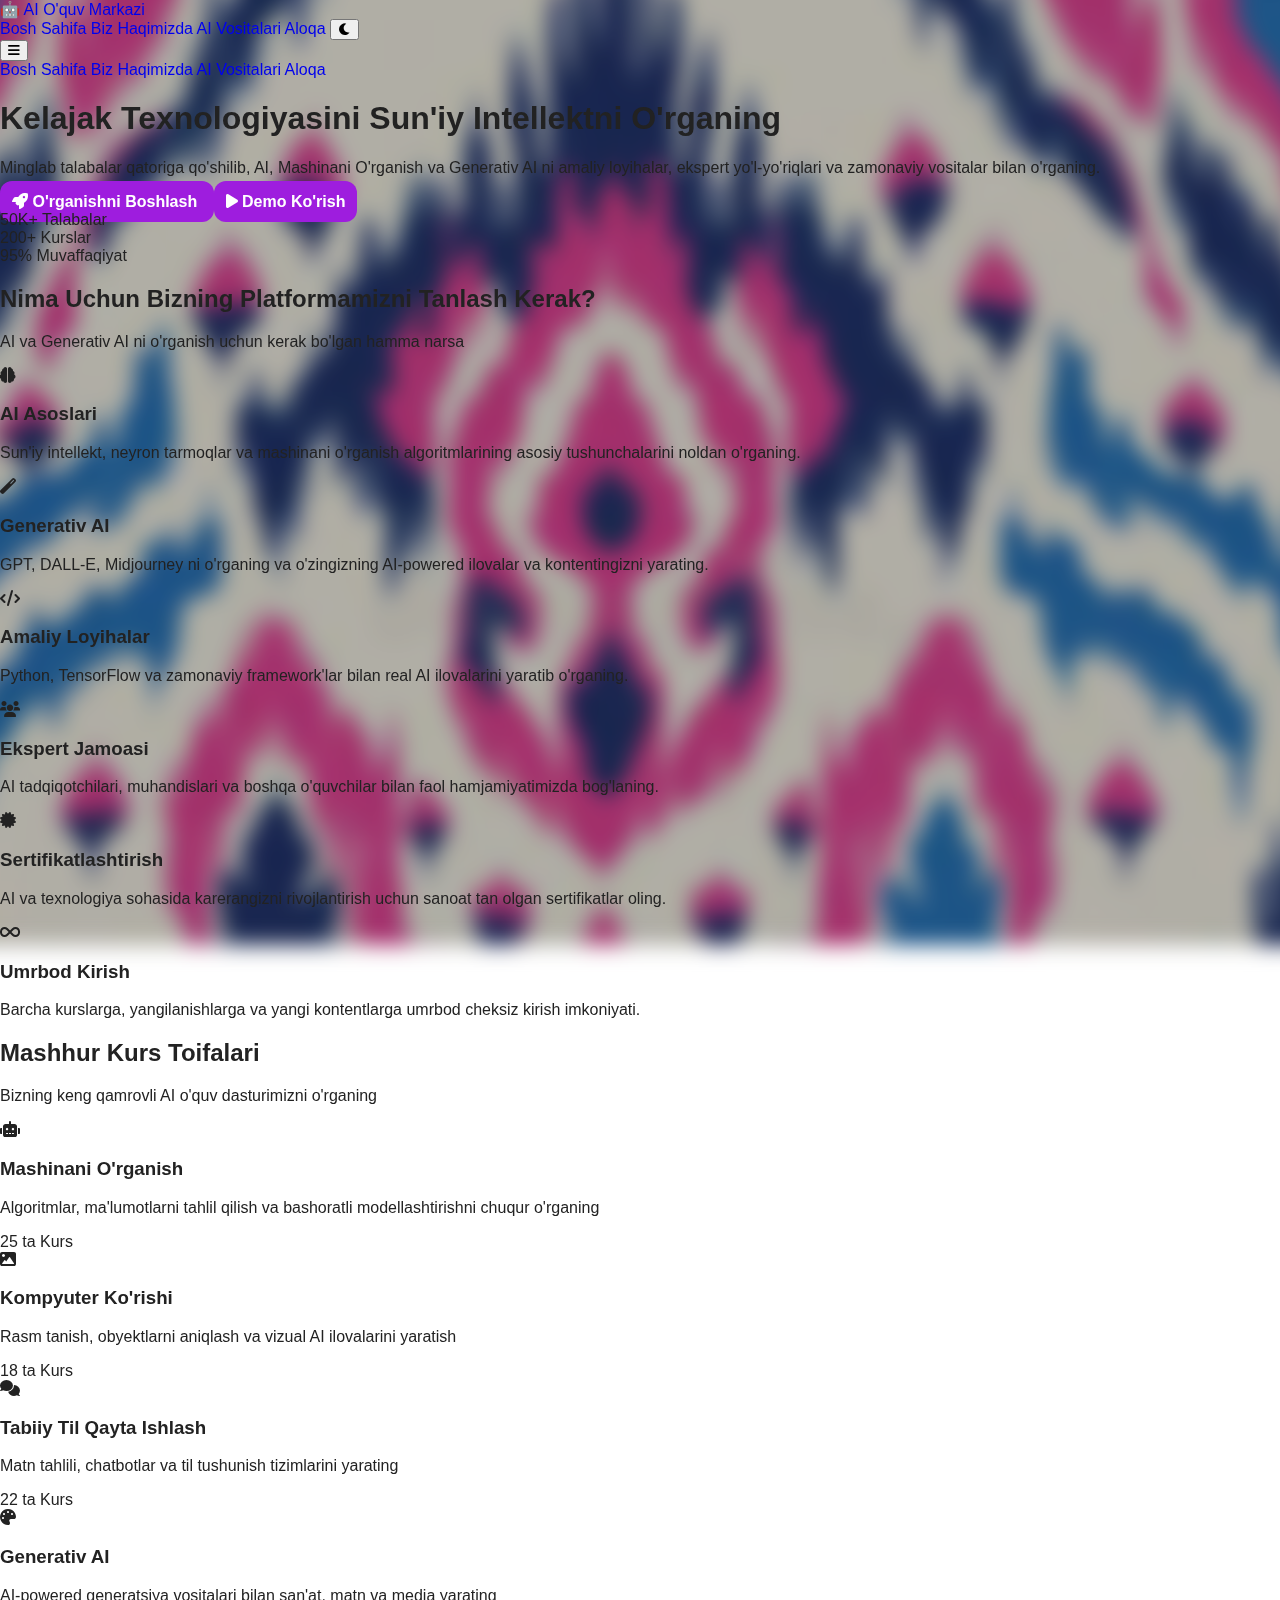
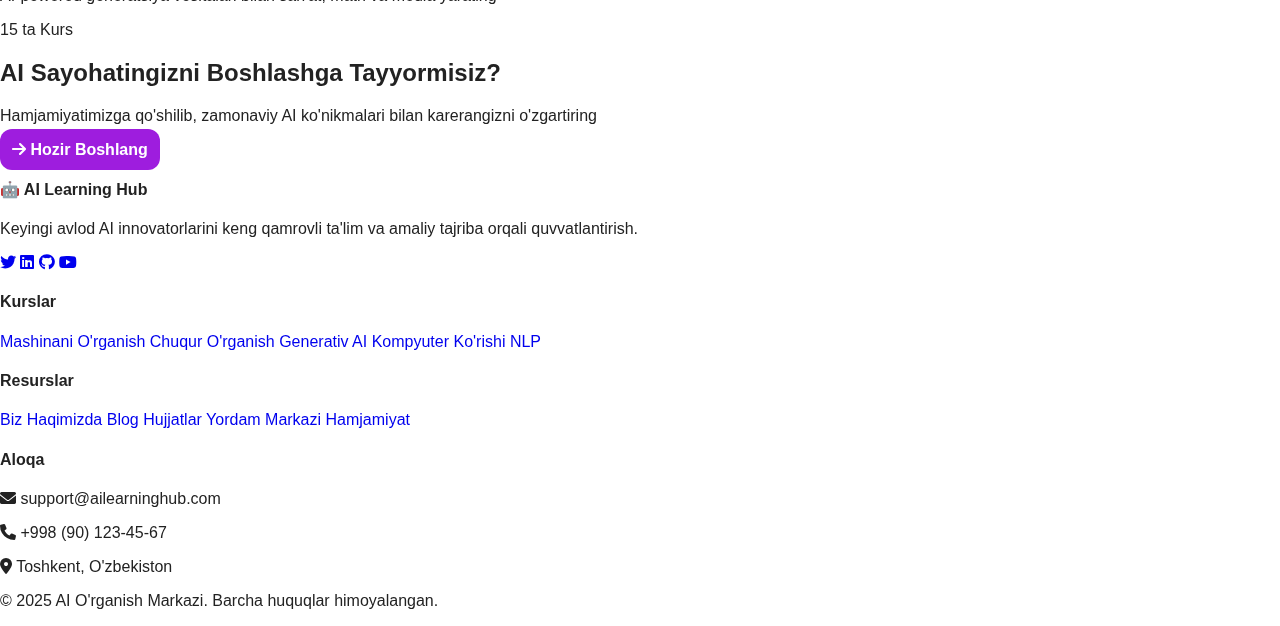
<file: AI-Edu/index.html>
<!DOCTYPE html>
<html lang="uz">
  <head>
    <meta charset="UTF-8" />
    <meta name="viewport" content="width=device-width, initial-scale=1.0" />
    <title>AI O'rganish Platformasi - Bosh Sahifa</title>
    <link rel="stylesheet" href="/css/style.css" />
    <link href="https://fonts.googleapis.com/css2?family=Inter:wght@300;400;500;600;700;800&display=swap" rel="stylesheet">
    <link rel="stylesheet" href="https://cdnjs.cloudflare.com/ajax/libs/font-awesome/6.0.0/css/all.min.css">
  </head>
  <body>
    <div class="all__class">
      <header class="header">
        <div class="header-container">
          <a href="/" class="header__title">
            <span class="logo-icon">🤖</span>
            AI O'quv Markazi
          </a>
          <nav class="nav">
            <a href="/" class="nav-link active">Bosh Sahifa</a>
            <a href="/about/" class="nav-link">Biz Haqimizda</a>
            <a href="/symptoms/" class="nav-link">AI Vositalari</a>
            <a href="/contact/" class="nav-link">Aloqa</a>
            <button class="theme-toggle" id="themeToggle" title="Rejimni o'zgartirish">
              <i class="fas fa-moon"></i>
            </button>
          </nav>
          <button class="mobile-menu-btn" id="mobileMenuBtn">
            <i class="fas fa-bars"></i>
          </button>
        </div>
        <div class="mobile-menu" id="mobileMenu">
          <a href="/" class="mobile-nav-link">Bosh Sahifa</a>
          <a href="/about/" class="mobile-nav-link">Biz Haqimizda</a>
          <a href="/symptoms/" class="mobile-nav-link">AI Vositalari</a>
          <a href="/contact/" class="mobile-nav-link">Aloqa</a>
        </div>
      </header>

      <main>
        <!-- Hero Section -->
        <section class="hero-section">
          <div class="hero-background">
            <div class="floating-shapes">
              <div class="shape shape-1"></div>
              <div class="shape shape-2"></div>
              <div class="shape shape-3"></div>
              <div class="shape shape-4"></div>
            </div>
          </div>
          <div class="container">
            <div class="hero-content">
              <h1 class="hero-title">
                Kelajak Texnologiyasini
                <span class="gradient-text">Sun'iy Intellektni</span> O'rganing
              </h1>
              <p class="hero-subtitle">
                Minglab talabalar qatoriga qo'shilib, AI, Mashinani O'rganish va Generativ AI ni 
                amaliy loyihalar, ekspert yo'l-yo'riqlari va zamonaviy vositalar bilan o'rganing.
              </p>
              <div class="hero-buttons">
                <a href="/symptoms/" class="btn btn-primary">
                  <i class="fas fa-rocket"></i>
                  O'rganishni Boshlash
                </a>
                <a href="/about/" class="btn btn-secondary">
                  <i class="fas fa-play"></i>
                  Demo Ko'rish
                </a>
              </div>
              <div class="hero-stats">
                <div class="stat-item">
                  <span class="stat-number">50K+</span>
                  <span class="stat-label">Talabalar</span>
                </div>
                <div class="stat-item">
                  <span class="stat-number">200+</span>
                  <span class="stat-label">Kurslar</span>
                </div>
                <div class="stat-item">
                  <span class="stat-number">95%</span>
                  <span class="stat-label">Muvaffaqiyat</span>
                </div>
              </div>
            </div>
          </div>
        </section>

        <!-- Features Section -->
        <section class="features-section">
          <div class="container">
            <div class="section-header">
              <h2 class="section-title">Nima Uchun Bizning Platformamizni Tanlash Kerak?</h2>
              <p class="section-subtitle">AI va Generativ AI ni o'rganish uchun kerak bo'lgan hamma narsa</p>
            </div>
            <div class="features-grid">
              <div class="feature-card">
                <div class="feature-icon">
                  <i class="fas fa-brain"></i>
                </div>
                <h3>AI Asoslari</h3>
                <p>Sun'iy intellekt, neyron tarmoqlar va mashinani o'rganish algoritmlarining asosiy tushunchalarini noldan o'rganing.</p>
              </div>
              <div class="feature-card">
                <div class="feature-icon">
                  <i class="fas fa-magic"></i>
                </div>
                <h3>Generativ AI</h3>
                <p>GPT, DALL-E, Midjourney ni o'rganing va o'zingizning AI-powered ilovalar va kontentingizni yarating.</p>
              </div>
              <div class="feature-card">
                <div class="feature-icon">
                  <i class="fas fa-code"></i>
                </div>
                <h3>Amaliy Loyihalar</h3>
                <p>Python, TensorFlow va zamonaviy framework'lar bilan real AI ilovalarini yaratib o'rganing.</p>
              </div>
              <div class="feature-card">
                <div class="feature-icon">
                  <i class="fas fa-users"></i>
                </div>
                <h3>Ekspert Jamoasi</h3>
                <p>AI tadqiqotchilari, muhandislari va boshqa o'quvchilar bilan faol hamjamiyatimizda bog'laning.</p>
              </div>
              <div class="feature-card">
                <div class="feature-icon">
                  <i class="fas fa-certificate"></i>
                </div>
                <h3>Sertifikatlashtirish</h3>
                <p>AI va texnologiya sohasida karerangizni rivojlantirish uchun sanoat tan olgan sertifikatlar oling.</p>
              </div>
              <div class="feature-card">
                <div class="feature-icon">
                  <i class="fas fa-infinity"></i>
                </div>
                <h3>Umrbod Kirish</h3>
                <p>Barcha kurslarga, yangilanishlarga va yangi kontentlarga umrbod cheksiz kirish imkoniyati.</p>
              </div>
            </div>
          </div>
        </section>

        <!-- Course Categories -->
        <section class="categories-section">
          <div class="container">
            <div class="section-header">
              <h2 class="section-title">Mashhur Kurs Toifalari</h2>
              <p class="section-subtitle">Bizning keng qamrovli AI o'quv dasturimizni o'rganing</p>
            </div>
            <div class="categories-grid">
              <div class="category-card">
                <div class="category-image">
                  <i class="fas fa-robot"></i>
                </div>
                <div class="category-content">
                  <h3>Mashinani O'rganish</h3>
                  <p>Algoritmlar, ma'lumotlarni tahlil qilish va bashoratli modellashtirishni chuqur o'rganing</p>
                  <span class="course-count">25 ta Kurs</span>
                </div>
              </div>
              <div class="category-card">
                <div class="category-image">
                  <i class="fas fa-image"></i>
                </div>
                <div class="category-content">
                  <h3>Kompyuter Ko'rishi</h3>
                  <p>Rasm tanish, obyektlarni aniqlash va vizual AI ilovalarini yaratish</p>
                  <span class="course-count">18 ta Kurs</span>
                </div>
              </div>
              <div class="category-card">
                <div class="category-image">
                  <i class="fas fa-comments"></i>
                </div>
                <div class="category-content">
                  <h3>Tabiiy Til Qayta Ishlash</h3>
                  <p>Matn tahlili, chatbotlar va til tushunish tizimlarini yarating</p>
                  <span class="course-count">22 ta Kurs</span>
                </div>
              </div>
              <div class="category-card">
                <div class="category-image">
                  <i class="fas fa-palette"></i>
                </div>
                <div class="category-content">
                  <h3>Generativ AI</h3>
                  <p>AI-powered generatsiya vositalari bilan san'at, matn va media yarating</p>
                  <span class="course-count">15 ta Kurs</span>
                </div>
              </div>
            </div>
          </div>
        </section>

        <!-- CTA Section -->
        <section class="cta-section">
          <div class="container">
            <div class="cta-content">
              <h2>AI Sayohatingizni Boshlashga Tayyormisiz?</h2>
              <p>Hamjamiyatimizga qo'shilib, zamonaviy AI ko'nikmalari bilan karerangizni o'zgartiring</p>
              <a href="/symptoms/" class="btn btn-cta">
                <i class="fas fa-arrow-right"></i>
                Hozir Boshlang
              </a>
            </div>
          </div>
        </section>
      </main>

      <footer class="footer">
        <div class="container">
          <div class="footer-content">
            <div class="footer-section">
              <h4>
                <span class="logo-icon">🤖</span>
                AI Learning Hub
              </h4>
              <p>Keyingi avlod AI innovatorlarini keng qamrovli ta'lim va amaliy tajriba orqali quvvatlantirish.</p>
              <div class="social-links">
                <a href="#"><i class="fab fa-twitter"></i></a>
                <a href="#"><i class="fab fa-linkedin"></i></a>
                <a href="#"><i class="fab fa-github"></i></a>
                <a href="#"><i class="fab fa-youtube"></i></a>
              </div>
            </div>
            <div class="footer-section">
              <h4>Kurslar</h4>
              <a href="#">Mashinani O'rganish</a>
              <a href="#">Chuqur O'rganish</a>
              <a href="#">Generativ AI</a>
              <a href="#">Kompyuter Ko'rishi</a>
              <a href="#">NLP</a>
            </div>
            <div class="footer-section">
              <h4>Resurslar</h4>
              <a href="/about/">Biz Haqimizda</a>
              <a href="#">Blog</a>
              <a href="#">Hujjatlar</a>
              <a href="#">Yordam Markazi</a>
              <a href="#">Hamjamiyat</a>
            </div>
            <div class="footer-section">
              <h4>Aloqa</h4>
              <p><i class="fas fa-envelope"></i> support@ailearninghub.com</p>
              <p><i class="fas fa-phone"></i> +998 (90) 123-45-67</p>
              <p><i class="fas fa-map-marker-alt"></i> Toshkent, O'zbekiston</p>
            </div>
          </div>
          <div class="footer-bottom">
            <p>&copy; 2025 AI O'rganish Markazi. Barcha huquqlar himoyalangan.</p>
          </div>
        </div>
      </footer>
    </div>

    <script src="/js/app.js"></script>
  </body>
</html>
</file>
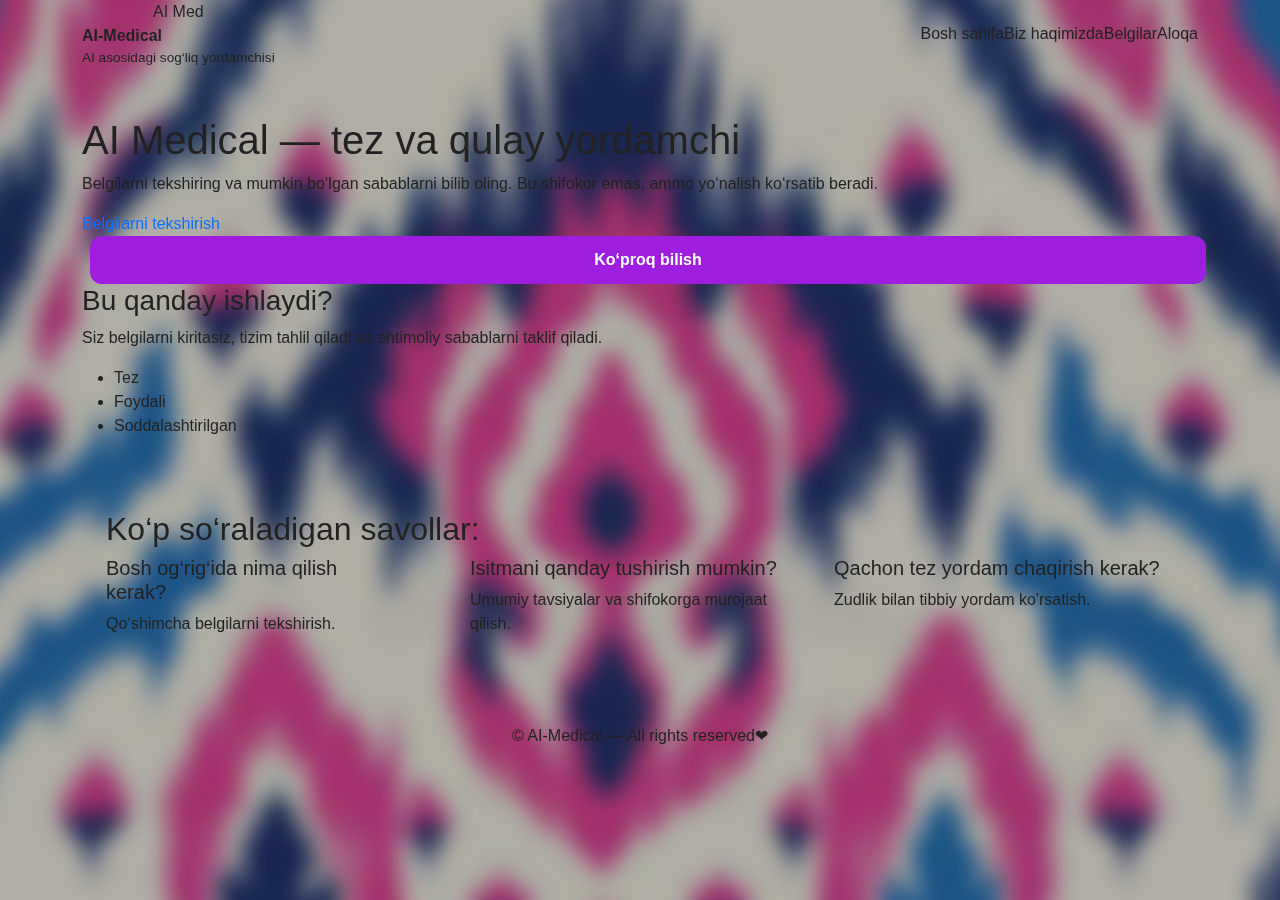
<file: AI Med/html/index.html>
<!doctype html>
<html lang="en">
<head>
  <meta charset="utf-8">
  <meta name="viewport" content="width=device-width,initial-scale=1">
  <title>AI Medical - Home</title>
  <!-- Bootstrap CSS -->
  <link href="https://cdn.jsdelivr.net/npm/bootstrap@5.3.3/dist/css/bootstrap.min.css" rel="stylesheet">
  <!-- Inter font -->
  <link href="https://fonts.googleapis.com/css2?family=Inter:wght@300;400;600;700;800&display=swap" rel="stylesheet">
  <!-- Main custom styles -->
  <link rel="stylesheet" href="/css/style.css">
</head>

<body>
  <header class="site-header">
    <div class="container d-flex justify-content-between align-items-center">
      <div class="site-brand">
        <div class="logo-badge d-flex justify-content-center align-items-center">
            AI Med
        </div>
        <div>
          <div style="font-weight:800">AI-Medical</div>
          <div style="font-size:0.85rem">AI asosidagi sog‘liq yordamchisi</div>
        </div>
      </div>
      <nav class="nav-links d-none d-md-flex">
        <a class="nav-link" href="/html/index.html">Bosh sahifa</a>
        <a class="nav-link" href="/html/about.html">Biz haqimizda</a>
        <a class="nav-link" href="/html/symptoms.html">Belgilar</a>
        <a class="nav-link" href="/html/contact.html">Aloqa</a>
      </nav>
      <div class="d-md-none">
        <!-- simple mobile nav toggle -->
        <button id="mobileMenuToggle" class="btn btn-neon">Menyu</button>
      </div>
    </div>
  </header>
  <main class="container py-5">
    <section class="hero card-modern">
        <div>
            <h1>AI Medical — tez va qulay yordamchi</h1>
            <p>Belgilarni tekshiring va mumkin bo‘lgan sabablarni bilib oling. Bu shifokor emas, ammo yo‘nalish ko‘rsatib beradi.</p>
            <div class="mt-3">
                <a class="btn-neon" href="/html/symptoms.html">Belgilarni tekshirish</a>
                <a class="btn btn-outline-light ms-2" href="/html/about.html">Ko‘proq bilish</a>
            </div>
        </div>
        <div class="card-modern">
            <h3>Bu qanday ishlaydi?</h3>
            <p >Siz belgilarni kiritasiz, tizim tahlil qiladi va ehtimoliy sabablarni taklif qiladi.</p>
            <ul>
                <li>Tez</li>
                <li>Foydali</li>
                <li>Soddalashtirilgan</li>
            </ul>
        </div>
    </section>

    <section class="mt-5">
        <div class="card-modern p-4">
            <h2>Ko‘p so‘raladigan savollar:</h2>
            <div class="row">
                <div class="col-md-4">
                    <h5>Bosh og‘rig‘ida nima qilish <br> kerak?</h5>
                    <p>Qo‘shimcha belgilarni tekshirish.</p>
                </div>
                <div class="col-md-4">
                    <h5>Isitmani qanday tushirish mumkin?</h5>
                    <p>Umumiy tavsiyalar va shifokorga murojaat qilish.</p>
                </div>
                <div class="col-md-4">
                    <h5>Qachon tez yordam chaqirish kerak?</h5>
                    <p>Zudlik bilan tibbiy yordam ko'rsatish.</p>
                </div>
            </div>
        </div>
    </section>
  </main>
  <footer class="site-footer">
    <div class="container text-center">
      <div>© AI-Medical — All rights reserved❤</div>
    </div>
  </footer>

  <!-- Bootstrap JS (bundle incl. Popper) -->
  <script src="https://cdn.jsdelivr.net/npm/bootstrap@5.3.3/dist/js/bootstrap.bundle.min.js"></script>
  <!-- Main app JS -->
  <script src="/js/app.js"></script>
</body>
</html>
</file>
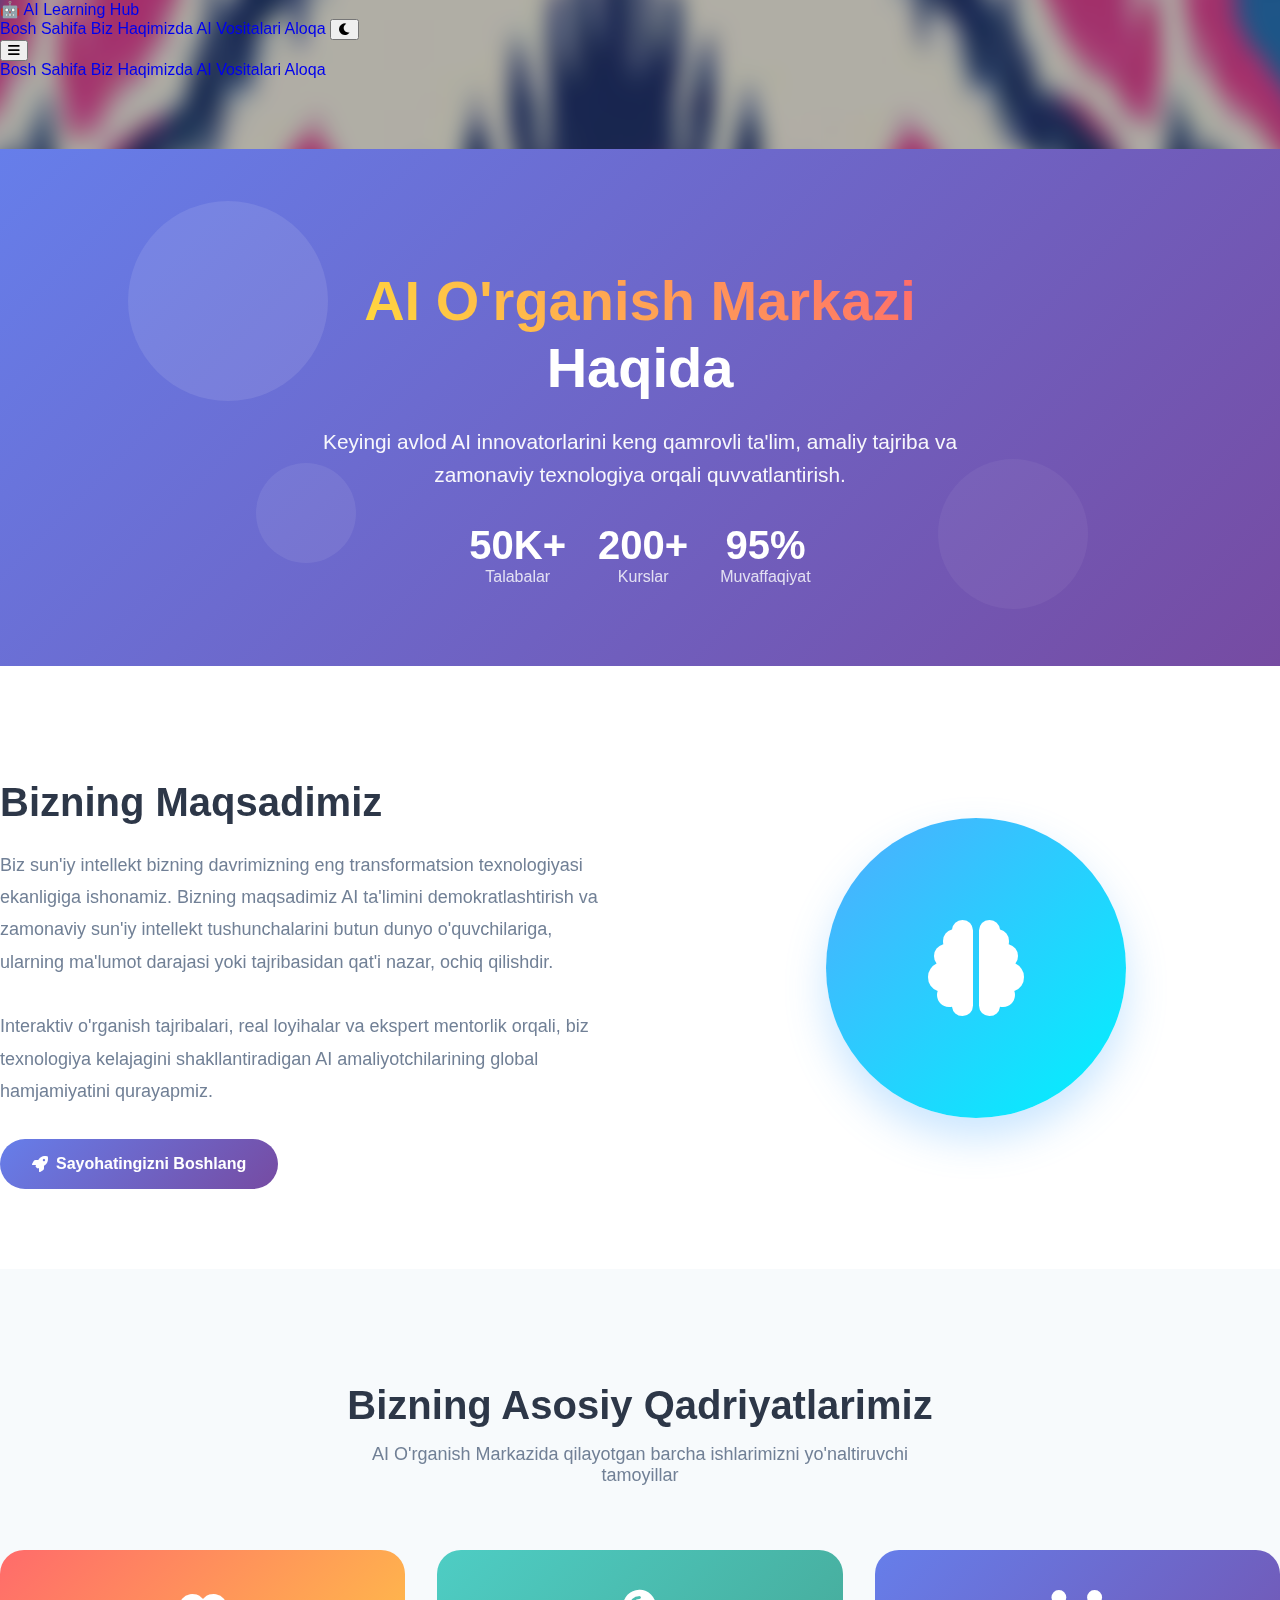
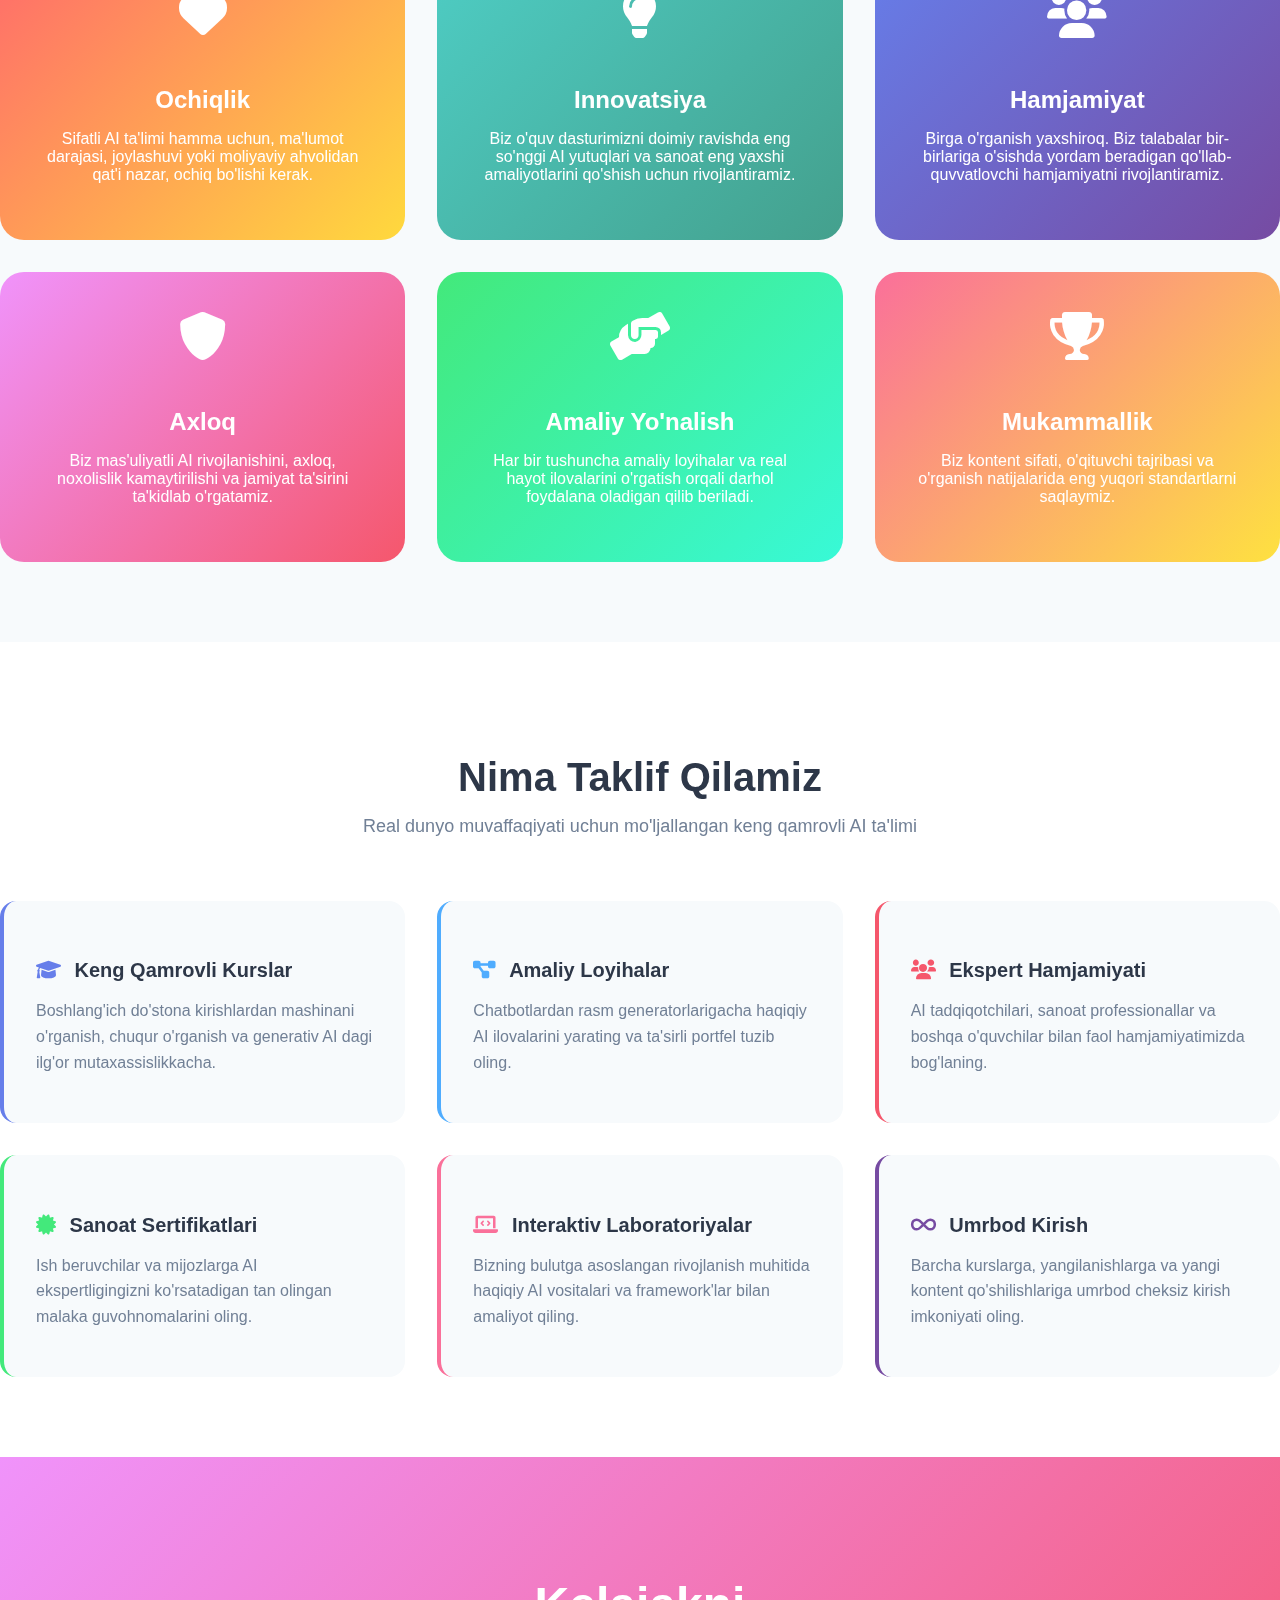
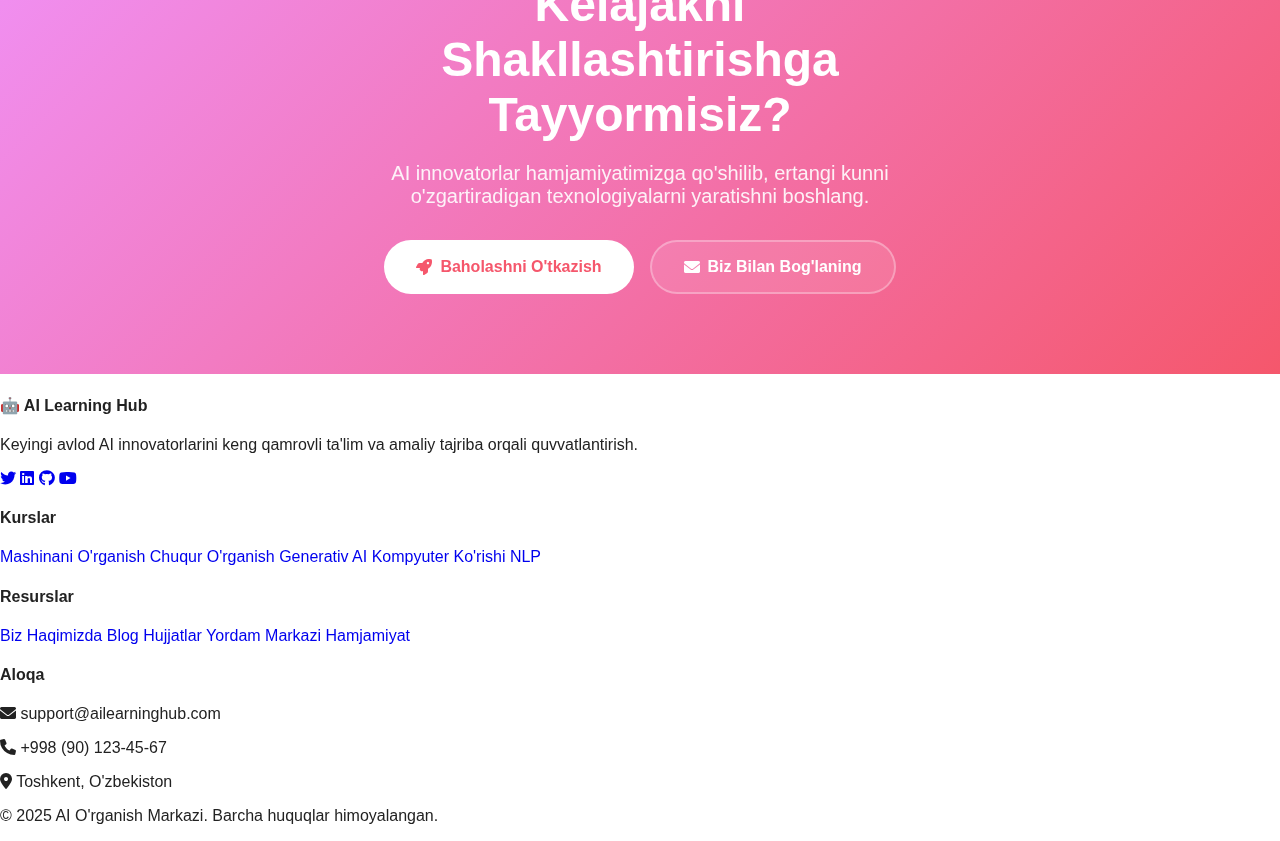
<file: AI-Edu/about/index.html>
<!DOCTYPE html>
<html lang="uz">
  <head>
    <meta charset="UTF-8" />
    <meta name="viewport" content="width=device-width, initial-scale=1.0" />
    <title>Biz Haqimizda - AI O'rganish Markazi</title>
    <link rel="stylesheet" href="/css/style.css" />
    <link href="https://fonts.googleapis.com/css2?family=Inter:wght@300;400;500;600;700;800&display=swap" rel="stylesheet">
    <link rel="stylesheet" href="https://cdnjs.cloudflare.com/ajax/libs/font-awesome/6.0.0/css/all.min.css">
  </head>
  <body>
    <div class="all__class">
      <header class="header">
        <div class="header-container">
          <a href="/" class="header__title">
            <span class="logo-icon">🤖</span>
            AI Learning Hub
          </a>
          <nav class="nav">
            <a href="/" class="nav-link">Bosh Sahifa</a>
            <a href="/about/" class="nav-link active">Biz Haqimizda</a>
            <a href="/symptoms/" class="nav-link">AI Vositalari</a>
            <a href="/contact/" class="nav-link">Aloqa</a>
            <button class="theme-toggle" id="themeToggle" title="Rejimni o'zgartirish">
              <i class="fas fa-moon"></i>
            </button>
          </nav>
          <button class="mobile-menu-btn" id="mobileMenuBtn">
            <i class="fas fa-bars"></i>
          </button>
        </div>
        <div class="mobile-menu" id="mobileMenu">
          <a href="/" class="mobile-nav-link">Bosh Sahifa</a>
          <a href="/about/" class="mobile-nav-link">Biz Haqimizda</a>
          <a href="/symptoms/" class="mobile-nav-link">AI Vositalari</a>
          <a href="/contact/" class="mobile-nav-link">Aloqa</a>
        </div>
      </header>

      <main style="margin-top: 70px;">
        <!-- Hero Section -->
        <section style="background: linear-gradient(135deg, #667eea 0%, #764ba2 100%); padding: 80px 0; color: white; text-align: center; position: relative; overflow: hidden;">
          <div style="position: absolute; top: 0; left: 0; right: 0; bottom: 0;">
            <div style="position: absolute; width: 200px; height: 200px; background: rgba(255, 255, 255, 0.1); border-radius: 50%; top: 10%; left: 10%; animation: float 6s ease-in-out infinite;"></div>
            <div style="position: absolute; width: 150px; height: 150px; background: rgba(255, 255, 255, 0.05); border-radius: 50%; top: 60%; right: 15%; animation: float 6s ease-in-out infinite 2s;"></div>
            <div style="position: absolute; width: 100px; height: 100px; background: rgba(255, 255, 255, 0.08); border-radius: 50%; bottom: 20%; left: 20%; animation: float 6s ease-in-out infinite 4s;"></div>
          </div>
          <div class="container" style="position: relative; z-index: 2;">
            <div style="max-width: 700px; margin: 0 auto;">
              <h1 style="font-size: 3.5rem; font-weight: 800; margin-bottom: 1.5rem; line-height: 1.2;">
                <span style="background: linear-gradient(45deg, #ffd93d, #ff6b6b); background-clip: text; -webkit-background-clip: text; -webkit-text-fill-color: transparent; color: transparent;">AI O'rganish Markazi</span> Haqida
              </h1>
              <p style="font-size: 1.3rem; opacity: 0.95; line-height: 1.6; margin-bottom: 2rem;">
                Keyingi avlod AI innovatorlarini keng qamrovli ta'lim, 
                amaliy tajriba va zamonaviy texnologiya orqali quvvatlantirish.
              </p>
              <div style="display: flex; justify-content: center; gap: 2rem; margin-top: 2rem;">
                <div style="text-align: center;">
                  <div style="font-size: 2.5rem; font-weight: 700;">50K+</div>
                  <div style="opacity: 0.8;">Talabalar</div>
                </div>
                <div style="text-align: center;">
                  <div style="font-size: 2.5rem; font-weight: 700;">200+</div>
                  <div style="opacity: 0.8;">Kurslar</div>
                </div>
                <div style="text-align: center;">
                  <div style="font-size: 2.5rem; font-weight: 700;">95%</div>
                  <div style="opacity: 0.8;">Muvaffaqiyat</div>
                </div>
              </div>
            </div>
          </div>
        </section>

        <!-- Mission Section -->
        <section style="padding: 80px 0; background: white;">
          <div class="container">
            <div style="display: grid; grid-template-columns: 1fr 1fr; gap: 4rem; align-items: center;">
              <div>
                <h2 style="font-size: 2.5rem; color: #2d3748; margin-bottom: 1.5rem; font-weight: 700;">Bizning Maqsadimiz</h2>
                <p style="font-size: 1.125rem; color: #718096; line-height: 1.8; margin-bottom: 2rem;">
                  Biz sun'iy intellekt bizning davrimizning eng transformatsion texnologiyasi ekanligiga ishonamiz. 
                  Bizning maqsadimiz AI ta'limini demokratlashtirish va zamonaviy sun'iy intellekt 
                  tushunchalarini butun dunyo o'quvchilariga, ularning ma'lumot darajasi yoki tajribasidan qat'i nazar, 
                  ochiq qilishdir.
                </p>
                <p style="font-size: 1.125rem; color: #718096; line-height: 1.8; margin-bottom: 2rem;">
                  Interaktiv o'rganish tajribalari, real loyihalar va ekspert mentorlik orqali, 
                  biz texnologiya kelajagini shakllantiradigan AI amaliyotchilarining global hamjamiyatini 
                  qurayapmiz.
                </p>
                <a href="/symptoms/" style="
                  background: linear-gradient(135deg, #667eea 0%, #764ba2 100%);
                  color: white;
                  padding: 1rem 2rem;
                  border-radius: 2rem;
                  text-decoration: none;
                  font-weight: 600;
                  display: inline-flex;
                  align-items: center;
                  gap: 0.5rem;
                  transition: all 0.3s ease;
                " onmouseover="this.style.transform='translateY(-3px)'" 
                   onmouseout="this.style.transform='translateY(0)'">
                  <i class="fas fa-rocket"></i>
                  Sayohatingizni Boshlang
                </a>
              </div>
              <div style="text-align: center;">
                <div style="
                  width: 300px; 
                  height: 300px; 
                  background: linear-gradient(135deg, #4facfe 0%, #00f2fe 100%); 
                  border-radius: 50%; 
                  display: flex; 
                  align-items: center; 
                  justify-content: center; 
                  margin: 0 auto;
                  box-shadow: 0 20px 40px rgba(79, 172, 254, 0.3);
                  animation: pulse 4s ease-in-out infinite;
                ">
                  <i class="fas fa-brain" style="font-size: 6rem; color: white;"></i>
                </div>
              </div>
            </div>
          </div>
        </section>

        <!-- Values Section -->
        <section style="padding: 80px 0; background: #f7fafc;">
          <div class="container">
            <div style="text-align: center; margin-bottom: 4rem;">
              <h2 style="font-size: 2.5rem; color: #2d3748; margin-bottom: 1rem; font-weight: 700;">Bizning Asosiy Qadriyatlarimiz</h2>
              <p style="font-size: 1.125rem; color: #718096; max-width: 600px; margin: 0 auto;">
                AI O'rganish Markazida qilayotgan barcha ishlarimizni yo'naltiruvchi tamoyillar
              </p>
            </div>

            <div style="display: grid; grid-template-columns: repeat(auto-fit, minmax(300px, 1fr)); gap: 2rem;">
              <div style="
                background: linear-gradient(135deg, #ff6b6b, #ffd93d); 
                padding: 2.5rem; 
                border-radius: 1.5rem; 
                text-align: center; 
                color: white;
                transition: transform 0.3s ease;
              " onmouseover="this.style.transform='translateY(-10px)'" 
                 onmouseout="this.style.transform='translateY(0)'">
                <i class="fas fa-heart" style="font-size: 3rem; margin-bottom: 1.5rem;"></i>
                <h3 style="font-size: 1.5rem; margin-bottom: 1rem; font-weight: 600;">Ochiqlik</h3>
                <p>Sifatli AI ta'limi hamma uchun, ma'lumot darajasi, joylashuvi yoki moliyaviy ahvolidan qat'i nazar, ochiq bo'lishi kerak.</p>
              </div>

              <div style="
                background: linear-gradient(135deg, #4ecdc4, #44a08d); 
                padding: 2.5rem; 
                border-radius: 1.5rem; 
                text-align: center; 
                color: white;
                transition: transform 0.3s ease;
              " onmouseover="this.style.transform='translateY(-10px)'" 
                 onmouseout="this.style.transform='translateY(0)'">
                <i class="fas fa-lightbulb" style="font-size: 3rem; margin-bottom: 1.5rem;"></i>
                <h3 style="font-size: 1.5rem; margin-bottom: 1rem; font-weight: 600;">Innovatsiya</h3>
                <p>Biz o'quv dasturimizni doimiy ravishda eng so'nggi AI yutuqlari va sanoat eng yaxshi amaliyotlarini qo'shish uchun rivojlantiramiz.</p>
              </div>

              <div style="
                background: linear-gradient(135deg, #667eea, #764ba2); 
                padding: 2.5rem; 
                border-radius: 1.5rem; 
                text-align: center; 
                color: white;
                transition: transform 0.3s ease;
              " onmouseover="this.style.transform='translateY(-10px)'" 
                 onmouseout="this.style.transform='translateY(0)'">
                <i class="fas fa-users" style="font-size: 3rem; margin-bottom: 1.5rem;"></i>
                <h3 style="font-size: 1.5rem; margin-bottom: 1rem; font-weight: 600;">Hamjamiyat</h3>
                <p>Birga o'rganish yaxshiroq. Biz talabalar bir-birlariga o'sishda yordam beradigan qo'llab-quvvatlovchi hamjamiyatni rivojlantiramiz.</p>
              </div>

              <div style="
                background: linear-gradient(135deg, #f093fb, #f5576c); 
                padding: 2.5rem; 
                border-radius: 1.5rem; 
                text-align: center; 
                color: white;
                transition: transform 0.3s ease;
              " onmouseover="this.style.transform='translateY(-10px)'" 
                 onmouseout="this.style.transform='translateY(0)'">
                <i class="fas fa-shield-alt" style="font-size: 3rem; margin-bottom: 1.5rem;"></i>
                <h3 style="font-size: 1.5rem; margin-bottom: 1rem; font-weight: 600;">Axloq</h3>
                <p>Biz mas'uliyatli AI rivojlanishini, axloq, noxolislik kamaytirilishi va jamiyat ta'sirini ta'kidlab o'rgatamiz.</p>
              </div>

              <div style="
                background: linear-gradient(135deg, #43e97b, #38f9d7); 
                padding: 2.5rem; 
                border-radius: 1.5rem; 
                text-align: center; 
                color: white;
                transition: transform 0.3s ease;
              " onmouseover="this.style.transform='translateY(-10px)'" 
                 onmouseout="this.style.transform='translateY(0)'">
                <i class="fas fa-hands-helping" style="font-size: 3rem; margin-bottom: 1.5rem;"></i>
                <h3 style="font-size: 1.5rem; margin-bottom: 1rem; font-weight: 600;">Amaliy Yo'nalish</h3>
                <p>Har bir tushuncha amaliy loyihalar va real hayot ilovalarini o'rgatish orqali darhol foydalana oladigan qilib beriladi.</p>
              </div>

              <div style="
                background: linear-gradient(135deg, #fa709a, #fee140); 
                padding: 2.5rem; 
                border-radius: 1.5rem; 
                text-align: center; 
                color: white;
                transition: transform 0.3s ease;
              " onmouseover="this.style.transform='translateY(-10px)'" 
                 onmouseout="this.style.transform='translateY(0)'">
                <i class="fas fa-trophy" style="font-size: 3rem; margin-bottom: 1.5rem;"></i>
                <h3 style="font-size: 1.5rem; margin-bottom: 1rem; font-weight: 600;">Mukammallik</h3>
                <p>Biz kontent sifati, o'qituvchi tajribasi va o'rganish natijalarida eng yuqori standartlarni saqlaymiz.</p>
              </div>
            </div>
          </div>
        </section>

        <!-- What We Offer Section -->
        <section style="padding: 80px 0; background: white;">
          <div class="container">
            <div style="text-align: center; margin-bottom: 4rem;">
              <h2 style="font-size: 2.5rem; color: #2d3748; margin-bottom: 1rem; font-weight: 700;">Nima Taklif Qilamiz</h2>
              <p style="font-size: 1.125rem; color: #718096; max-width: 600px; margin: 0 auto;">
                Real dunyo muvaffaqiyati uchun mo'ljallangan keng qamrovli AI ta'limi
              </p>
            </div>

            <div style="display: grid; grid-template-columns: repeat(auto-fit, minmax(350px, 1fr)); gap: 2rem;">
              <div style="background: #f7fafc; padding: 2rem; border-radius: 1rem; border-left: 4px solid #667eea;">
                <h4 style="color: #2d3748; margin-bottom: 1rem; font-size: 1.25rem;">
                  <i class="fas fa-graduation-cap" style="color: #667eea; margin-right: 0.5rem;"></i>
                  Keng Qamrovli Kurslar
                </h4>
                <p style="color: #718096; line-height: 1.6;">Boshlang'ich do'stona kirishlardan mashinani o'rganish, chuqur o'rganish va generativ AI dagi ilg'or mutaxassislikkacha.</p>
              </div>

              <div style="background: #f7fafc; padding: 2rem; border-radius: 1rem; border-left: 4px solid #4facfe;">
                <h4 style="color: #2d3748; margin-bottom: 1rem; font-size: 1.25rem;">
                  <i class="fas fa-project-diagram" style="color: #4facfe; margin-right: 0.5rem;"></i>
                  Amaliy Loyihalar
                </h4>
                <p style="color: #718096; line-height: 1.6;">Chatbotlardan rasm generatorlarigacha haqiqiy AI ilovalarini yarating va ta'sirli portfel tuzib oling.</p>
              </div>

              <div style="background: #f7fafc; padding: 2rem; border-radius: 1rem; border-left: 4px solid #f5576c;">
                <h4 style="color: #2d3748; margin-bottom: 1rem; font-size: 1.25rem;">
                  <i class="fas fa-users" style="color: #f5576c; margin-right: 0.5rem;"></i>
                  Ekspert Hamjamiyati
                </h4>
                <p style="color: #718096; line-height: 1.6;">AI tadqiqotchilari, sanoat professionallar va boshqa o'quvchilar bilan faol hamjamiyatimizda bog'laning.</p>
              </div>

              <div style="background: #f7fafc; padding: 2rem; border-radius: 1rem; border-left: 4px solid #43e97b;">
                <h4 style="color: #2d3748; margin-bottom: 1rem; font-size: 1.25rem;">
                  <i class="fas fa-certificate" style="color: #43e97b; margin-right: 0.5rem;"></i>
                  Sanoat Sertifikatlari
                </h4>
                <p style="color: #718096; line-height: 1.6;">Ish beruvchilar va mijozlarga AI ekspertligingizni ko'rsatadigan tan olingan malaka guvohnomalarini oling.</p>
              </div>

              <div style="background: #f7fafc; padding: 2rem; border-radius: 1rem; border-left: 4px solid #fa709a;">
                <h4 style="color: #2d3748; margin-bottom: 1rem; font-size: 1.25rem;">
                  <i class="fas fa-laptop-code" style="color: #fa709a; margin-right: 0.5rem;"></i>
                  Interaktiv Laboratoriyalar
                </h4>
                <p style="color: #718096; line-height: 1.6;">Bizning bulutga asoslangan rivojlanish muhitida haqiqiy AI vositalari va framework'lar bilan amaliyot qiling.</p>
              </div>

              <div style="background: #f7fafc; padding: 2rem; border-radius: 1rem; border-left: 4px solid #764ba2;">
                <h4 style="color: #2d3748; margin-bottom: 1rem; font-size: 1.25rem;">
                  <i class="fas fa-infinity" style="color: #764ba2; margin-right: 0.5rem;"></i>
                  Umrbod Kirish
                </h4>
                <p style="color: #718096; line-height: 1.6;">Barcha kurslarga, yangilanishlarga va yangi kontent qo'shilishlariga umrbod cheksiz kirish imkoniyati oling.</p>
              </div>
            </div>
          </div>
        </section>

        <!-- CTA Section -->
        <section style="padding: 80px 0; background: linear-gradient(135deg, #f093fb 0%, #f5576c 100%); text-align: center; color: white;">
          <div class="container">
            <div style="max-width: 600px; margin: 0 auto;">
              <h2 style="font-size: 3rem; font-weight: 700; margin-bottom: 1rem;">Kelajakni Shakllashtirishga Tayyormisiz?</h2>
              <p style="font-size: 1.25rem; margin-bottom: 2rem; opacity: 0.9;">
                AI innovatorlar hamjamiyatimizga qo'shilib, ertangi kunni o'zgartiradigan texnologiyalarni yaratishni boshlang.
              </p>
              <div style="display: flex; justify-content: center; gap: 1rem; flex-wrap: wrap;">
                <a href="/symptoms/" style="
                  background: white;
                  color: #f5576c;
                  padding: 1rem 2rem;
                  border-radius: 2rem;
                  text-decoration: none;
                  font-weight: 600;
                  display: inline-flex;
                  align-items: center;
                  gap: 0.5rem;
                  transition: all 0.3s ease;
                " onmouseover="this.style.transform='translateY(-3px) scale(1.05)'" 
                   onmouseout="this.style.transform='translateY(0) scale(1)'">
                  <i class="fas fa-rocket"></i>
                  Baholashni O'tkazish
                </a>
                <a href="/contact/" style="
                  background: rgba(255, 255, 255, 0.1);
                  color: white;
                  border: 2px solid rgba(255, 255, 255, 0.3);
                  padding: 1rem 2rem;
                  border-radius: 2rem;
                  text-decoration: none;
                  font-weight: 600;
                  display: inline-flex;
                  align-items: center;
                  gap: 0.5rem;
                  transition: all 0.3s ease;
                " onmouseover="this.style.background='rgba(255, 255, 255, 0.2)'; this.style.transform='translateY(-3px)'" 
                   onmouseout="this.style.background='rgba(255, 255, 255, 0.1)'; this.style.transform='translateY(0)'">
                  <i class="fas fa-envelope"></i>
                  Biz Bilan Bog'laning
                </a>
              </div>
            </div>
          </div>
        </section>
      </main>

      <footer class="footer">
        <div class="container">
          <div class="footer-content">
            <div class="footer-section">
              <h4>
                <span class="logo-icon">🤖</span>
                AI Learning Hub
              </h4>
              <p>Keyingi avlod AI innovatorlarini keng qamrovli ta'lim va amaliy tajriba orqali quvvatlantirish.</p>
              <div class="social-links">
                <a href="#"><i class="fab fa-twitter"></i></a>
                <a href="#"><i class="fab fa-linkedin"></i></a>
                <a href="#"><i class="fab fa-github"></i></a>
                <a href="#"><i class="fab fa-youtube"></i></a>
              </div>
            </div>
            <div class="footer-section">
              <h4>Kurslar</h4>
              <a href="#">Mashinani O'rganish</a>
              <a href="#">Chuqur O'rganish</a>
              <a href="#">Generativ AI</a>
              <a href="#">Kompyuter Ko'rishi</a>
              <a href="#">NLP</a>
            </div>
            <div class="footer-section">
              <h4>Resurslar</h4>
              <a href="/about/">Biz Haqimizda</a>
              <a href="#">Blog</a>
              <a href="#">Hujjatlar</a>
              <a href="#">Yordam Markazi</a>
              <a href="#">Hamjamiyat</a>
            </div>
            <div class="footer-section">
              <h4>Aloqa</h4>
              <p><i class="fas fa-envelope"></i> support@ailearninghub.com</p>
              <p><i class="fas fa-phone"></i> +998 (90) 123-45-67</p>
              <p><i class="fas fa-map-marker-alt"></i> Toshkent, O'zbekiston</p>
            </div>
          </div>
          <div class="footer-bottom">
            <p>&copy; 2025 AI O'rganish Markazi. Barcha huquqlar himoyalangan.</p>
          </div>
        </div>
      </footer>
    </div>
    <script src="/js/app.js"></script>

    <style>
      @keyframes pulse {
        0%, 100% { transform: scale(1); }
        50% { transform: scale(1.05); }
      }

      /* Responsive design for about page */
      @media (max-width: 768px) {
        div[style*="grid-template-columns: 1fr 1fr"] {
          display: block !important;
        }
        
        div[style*="grid-template-columns: 1fr 1fr"] > div:first-child {
          margin-bottom: 2rem;
        }
        
        h1[style*="font-size: 3.5rem"] {
          font-size: 2.5rem !important;
        }
        
        div[style*="width: 300px; height: 300px"] {
          width: 200px !important;
          height: 200px !important;
        }
        
        i[style*="font-size: 6rem"] {
          font-size: 4rem !important;
        }
      }
    </style>
  </body>
</html>
</file>
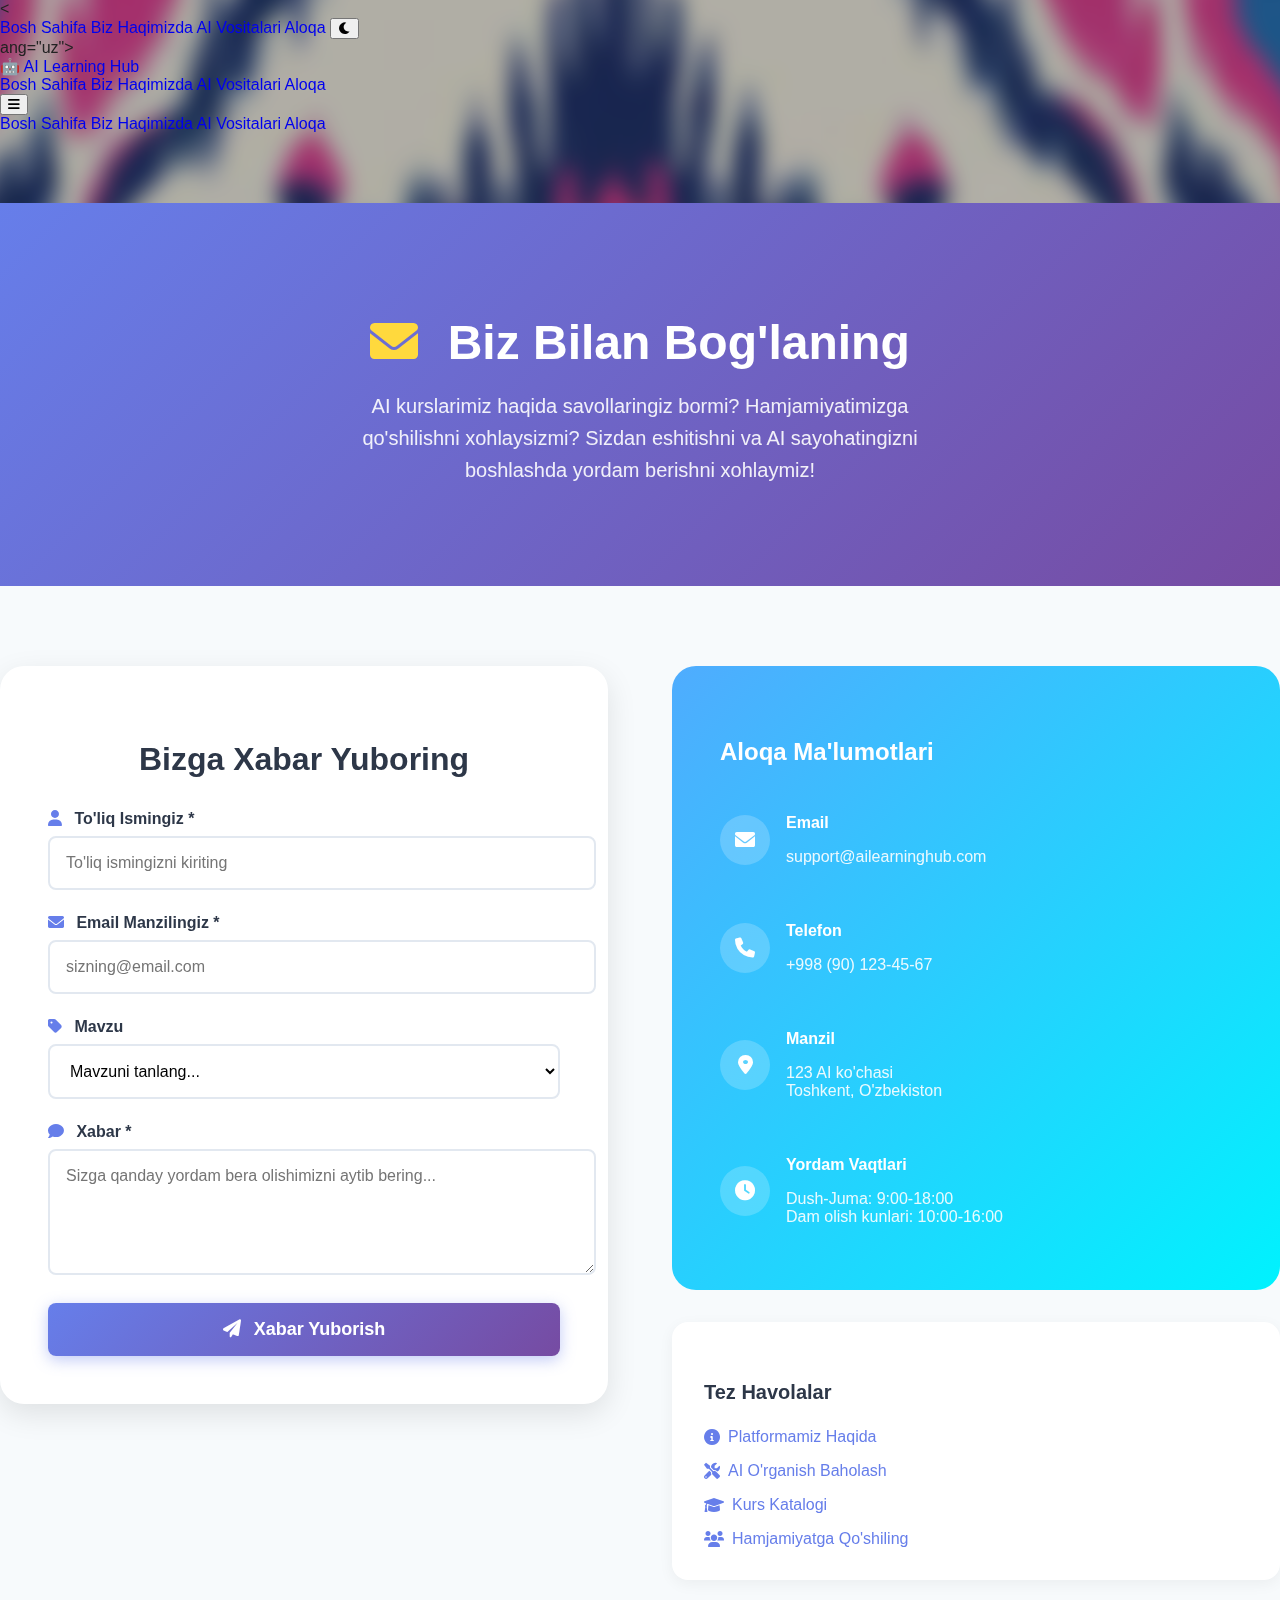
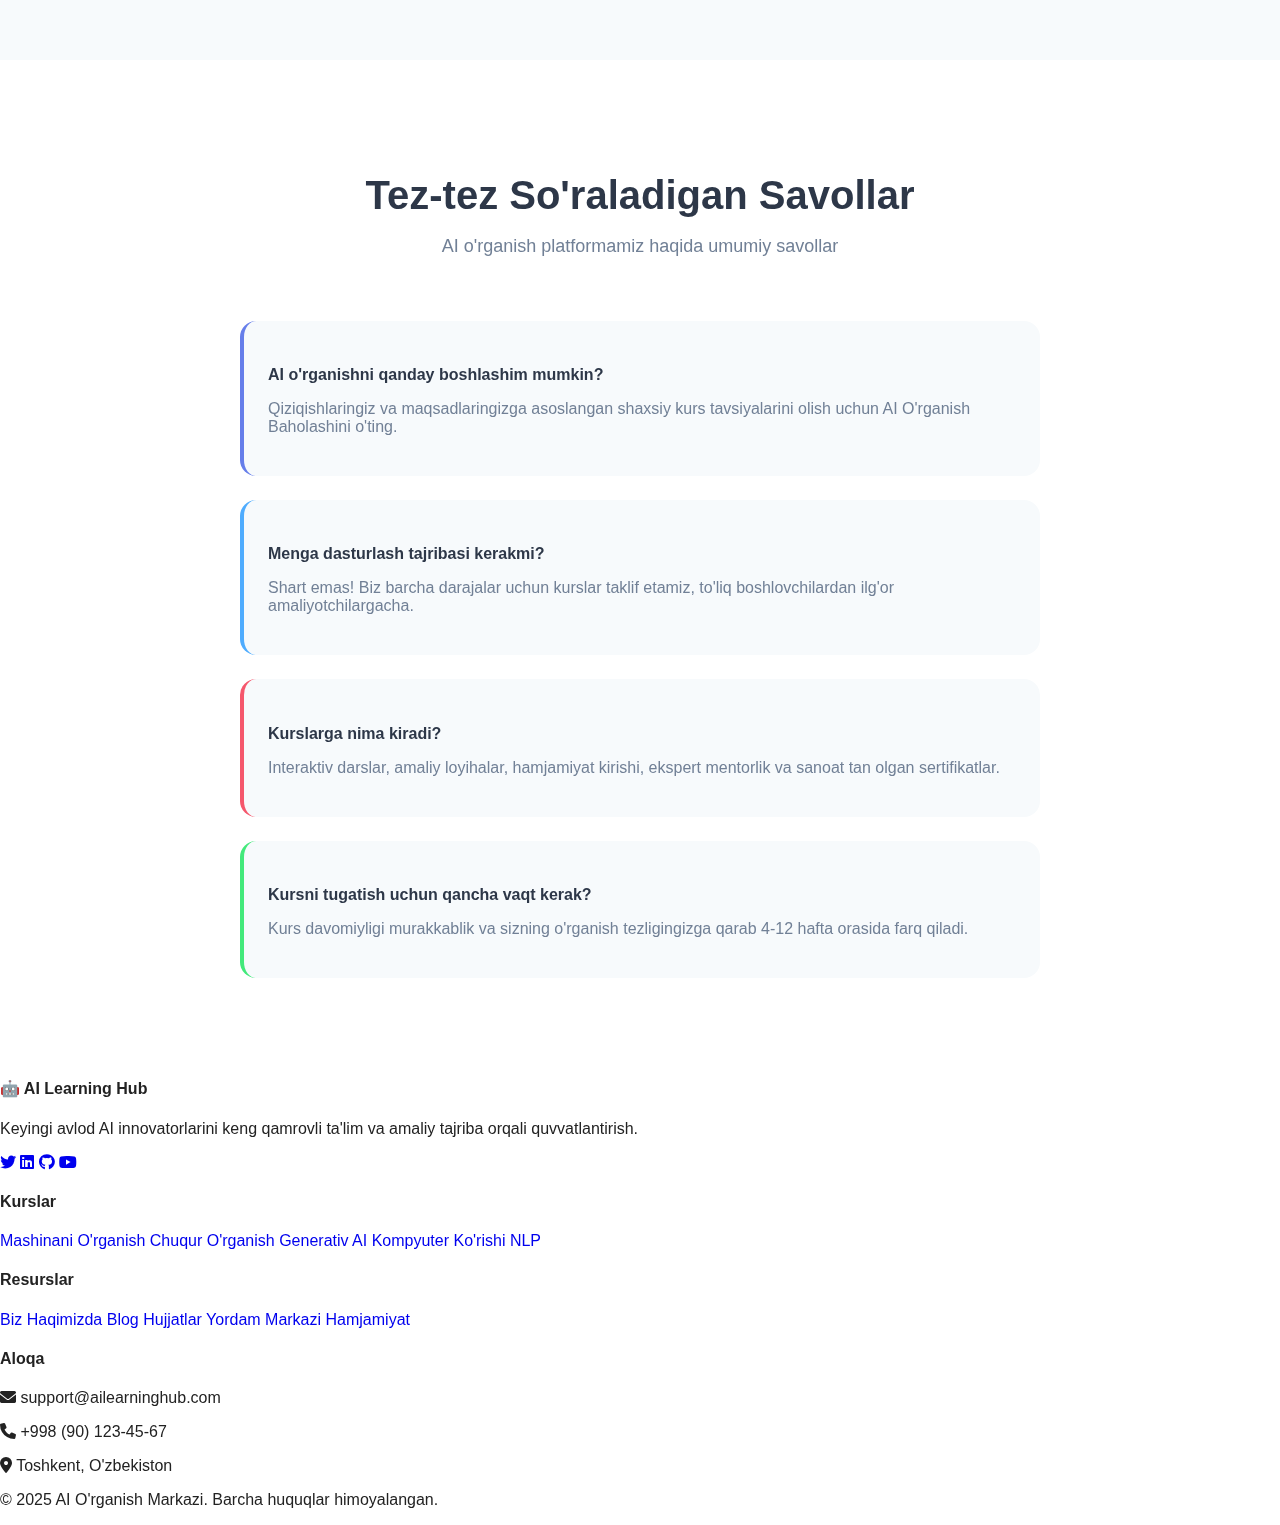
<file: AI-Edu/contact/index.html>
<!DOCTYPE html>
<          <nav class="nav">
            <a href="/" class="nav-link">Bosh Sahifa</a>
            <a href="/about/" class="nav-link">Biz Haqimizda</a>
            <a href="/symptoms/" class="nav-link">AI Vositalari</a>
            <a href="/contact/" class="nav-link active">Aloqa</a>
            <button class="theme-toggle" id="themeToggle" title="Rejimni o'zgartirish">
              <i class="fas fa-moon"></i>
            </button>
          </nav>ang="uz">
  <head>
    <meta charset="UTF-8" />
    <meta name="viewport" content="width=device-width, initial-scale=1.0" />
    <title>Biz Bilan Bog'laning - AI O'rganish Markazi</title>
    <link rel="stylesheet" href="/css/style.css" />
    <link href="https://fonts.googleapis.com/css2?family=Inter:wght@300;400;500;600;700;800&display=swap" rel="stylesheet">
    <link rel="stylesheet" href="https://cdnjs.cloudflare.com/ajax/libs/font-awesome/6.0.0/css/all.min.css">
  </head>
  <body>
    <div class="all__class">
      <header class="header">
        <div class="header-container">
          <a href="/" class="header__title">
            <span class="logo-icon">🤖</span>
            AI Learning Hub
          </a>
          <nav class="nav">
            <a href="/" class="nav-link">Bosh Sahifa</a>
            <a href="/about/" class="nav-link">Biz Haqimizda</a>
            <a href="/symptoms/" class="nav-link">AI Vositalari</a>
            <a href="/contact/" class="nav-link active">Aloqa</a>
          </nav>
          <button class="mobile-menu-btn" id="mobileMenuBtn">
            <i class="fas fa-bars"></i>
          </button>
        </div>
        <div class="mobile-menu" id="mobileMenu">
          <a href="/" class="mobile-nav-link">Bosh Sahifa</a>
          <a href="/about/" class="mobile-nav-link">Biz Haqimizda</a>
          <a href="/symptoms/" class="mobile-nav-link">AI Vositalari</a>
          <a href="/contact/" class="mobile-nav-link">Aloqa</a>
        </div>
      </header>

      <main style="margin-top: 70px;">
        <!-- Hero Section -->
        <section style="background: linear-gradient(135deg, #667eea 0%, #764ba2 100%); padding: 80px 0; color: white; text-align: center;">
          <div class="container">
            <div style="max-width: 600px; margin: 0 auto;">
              <h1 style="font-size: 3rem; font-weight: 700; margin-bottom: 1rem;">
                <i class="fas fa-envelope" style="color: #ffd93d; margin-right: 1rem;"></i>
                Biz Bilan Bog'laning
              </h1>
              <p style="font-size: 1.25rem; opacity: 0.9; line-height: 1.6;">
                AI kurslarimiz haqida savollaringiz bormi? Hamjamiyatimizga qo'shilishni xohlaysizmi? 
                Sizdan eshitishni va AI sayohatingizni boshlashda yordam berishni xohlaymiz!
              </p>
            </div>
          </div>
        </section>

        <!-- Contact Form Section -->
        <section style="padding: 80px 0; background: #f7fafc;">
          <div class="container">
            <div style="display: grid; grid-template-columns: 1fr 1fr; gap: 4rem; align-items: start;">
              
              <!-- Contact Form -->
              <div style="background: white; padding: 3rem; border-radius: 1.5rem; box-shadow: 0 10px 30px rgba(0, 0, 0, 0.1);">
                <h2 style="font-size: 2rem; color: #2d3748; margin-bottom: 2rem; text-align: center;">Bizga Xabar Yuboring</h2>
                
                <form class="contact-form" style="display: flex; flex-direction: column; gap: 1.5rem;">
                  <div>
                    <label for="name" style="display: block; font-weight: 600; color: #2d3748; margin-bottom: 0.5rem;">
                      <i class="fas fa-user" style="margin-right: 0.5rem; color: #667eea;"></i>
                      To'liq Ismingiz *
                    </label>
                    <input type="text" id="name" name="name" required
                           style="width: 100%; padding: 1rem; border: 2px solid #e2e8f0; border-radius: 0.5rem; font-size: 1rem; transition: all 0.3s ease;"
                           placeholder="To'liq ismingizni kiriting"
                           onfocus="this.style.borderColor='#667eea'; this.style.boxShadow='0 0 0 3px rgba(102, 126, 234, 0.1)'"
                           onblur="this.style.borderColor='#e2e8f0'; this.style.boxShadow='none'">
                  </div>

                  <div>
                    <label for="email" style="display: block; font-weight: 600; color: #2d3748; margin-bottom: 0.5rem;">
                      <i class="fas fa-envelope" style="margin-right: 0.5rem; color: #667eea;"></i>
                      Email Manzilingiz *
                    </label>
                    <input type="email" id="email" name="email" required
                           style="width: 100%; padding: 1rem; border: 2px solid #e2e8f0; border-radius: 0.5rem; font-size: 1rem; transition: all 0.3s ease;"
                           placeholder="sizning@email.com"
                           onfocus="this.style.borderColor='#667eea'; this.style.boxShadow='0 0 0 3px rgba(102, 126, 234, 0.1)'"
                           onblur="this.style.borderColor='#e2e8f0'; this.style.boxShadow='none'">
                  </div>

                  <div>
                    <label for="subject" style="display: block; font-weight: 600; color: #2d3748; margin-bottom: 0.5rem;">
                      <i class="fas fa-tag" style="margin-right: 0.5rem; color: #667eea;"></i>
                      Mavzu
                    </label>
                    <select id="subject" name="subject"
                            style="width: 100%; padding: 1rem; border: 2px solid #e2e8f0; border-radius: 0.5rem; font-size: 1rem; transition: all 0.3s ease; background: white;"
                            onfocus="this.style.borderColor='#667eea'; this.style.boxShadow='0 0 0 3px rgba(102, 126, 234, 0.1)'"
                            onblur="this.style.borderColor='#e2e8f0'; this.style.boxShadow='none'">
                      <option value="">Mavzuni tanlang...</option>
                      <option value="courses">Kurs Ma'lumotlari</option>
                      <option value="enrollment">Ro'yxatdan O'tish Savollari</option>
                      <option value="technical">Texnik Yordam</option>
                      <option value="partnership">Hamkorlik Imkoniyatlari</option>
                      <option value="career">Karyera Yo'l-yo'riqlari</option>
                      <option value="other">Boshqa</option>
                    </select>
                  </div>

                  <div>
                    <label for="message" style="display: block; font-weight: 600; color: #2d3748; margin-bottom: 0.5rem;">
                      <i class="fas fa-comment" style="margin-right: 0.5rem; color: #667eea;"></i>
                      Xabar *
                    </label>
                    <textarea id="message" name="message" rows="5" required
                              style="width: 100%; padding: 1rem; border: 2px solid #e2e8f0; border-radius: 0.5rem; font-size: 1rem; transition: all 0.3s ease; resize: vertical; font-family: inherit;"
                              placeholder="Sizga qanday yordam bera olishimizni aytib bering..."
                              onfocus="this.style.borderColor='#667eea'; this.style.boxShadow='0 0 0 3px rgba(102, 126, 234, 0.1)'"
                              onblur="this.style.borderColor='#e2e8f0'; this.style.boxShadow='none'"></textarea>
                  </div>

                  <button type="submit" style="
                    background: linear-gradient(135deg, #667eea 0%, #764ba2 100%);
                    color: white;
                    padding: 1rem 2rem;
                    border: none;
                    border-radius: 0.5rem;
                    font-size: 1.125rem;
                    font-weight: 600;
                    cursor: pointer;
                    transition: all 0.3s ease;
                    box-shadow: 0 4px 15px rgba(102, 126, 234, 0.4);
                  " onmouseover="this.style.transform='translateY(-2px)'; this.style.boxShadow='0 8px 25px rgba(102, 126, 234, 0.4)'"
                     onmouseout="this.style.transform='translateY(0)'; this.style.boxShadow='0 4px 15px rgba(102, 126, 234, 0.4)'">
                    <i class="fas fa-paper-plane" style="margin-right: 0.5rem;"></i>
                    Xabar Yuborish
                  </button>
                </form>
              </div>

              <!-- Contact Information -->
              <div>
                <div style="background: linear-gradient(135deg, #4facfe 0%, #00f2fe 100%); padding: 3rem; border-radius: 1.5rem; color: white; margin-bottom: 2rem;">
                  <h3 style="font-size: 1.5rem; margin-bottom: 2rem;">Aloqa Ma'lumotlari</h3>
                  
                  <div style="display: flex; flex-direction: column; gap: 1.5rem;">
                    <div style="display: flex; align-items: center; gap: 1rem;">
                      <div style="width: 50px; height: 50px; background: rgba(255, 255, 255, 0.2); border-radius: 50%; display: flex; align-items: center; justify-content: center;">
                        <i class="fas fa-envelope" style="font-size: 1.25rem;"></i>
                      </div>
                      <div>
                        <p style="font-weight: 600; margin-bottom: 0.25rem;">Email</p>
                        <p style="opacity: 0.9;">support@ailearninghub.com</p>
                      </div>
                    </div>

                    <div style="display: flex; align-items: center; gap: 1rem;">
                      <div style="width: 50px; height: 50px; background: rgba(255, 255, 255, 0.2); border-radius: 50%; display: flex; align-items: center; justify-content: center;">
                        <i class="fas fa-phone" style="font-size: 1.25rem;"></i>
                      </div>
                      <div>
                        <p style="font-weight: 600; margin-bottom: 0.25rem;">Telefon</p>
                        <p style="opacity: 0.9;">+998 (90) 123-45-67</p>
                      </div>
                    </div>

                    <div style="display: flex; align-items: center; gap: 1rem;">
                      <div style="width: 50px; height: 50px; background: rgba(255, 255, 255, 0.2); border-radius: 50%; display: flex; align-items: center; justify-content: center;">
                        <i class="fas fa-map-marker-alt" style="font-size: 1.25rem;"></i>
                      </div>
                      <div>
                        <p style="font-weight: 600; margin-bottom: 0.25rem;">Manzil</p>
                        <p style="opacity: 0.9;">123 AI ko'chasi<br>Toshkent, O'zbekiston</p>
                      </div>
                    </div>

                    <div style="display: flex; align-items: center; gap: 1rem;">
                      <div style="width: 50px; height: 50px; background: rgba(255, 255, 255, 0.2); border-radius: 50%; display: flex; align-items: center; justify-content: center;">
                        <i class="fas fa-clock" style="font-size: 1.25rem;"></i>
                      </div>
                      <div>
                        <p style="font-weight: 600; margin-bottom: 0.25rem;">Yordam Vaqtlari</p>
                        <p style="opacity: 0.9;">Dush-Juma: 9:00-18:00<br>Dam olish kunlari: 10:00-16:00</p>
                      </div>
                    </div>
                  </div>
                </div>

                <!-- Quick Links -->
                <div style="background: white; padding: 2rem; border-radius: 1rem; box-shadow: 0 4px 15px rgba(0, 0, 0, 0.05);">
                  <h4 style="color: #2d3748; margin-bottom: 1.5rem; font-size: 1.25rem;">Tez Havolalar</h4>
                  <div style="display: flex; flex-direction: column; gap: 1rem;">
                    <a href="/about/" style="color: #667eea; text-decoration: none; display: flex; align-items: center; gap: 0.5rem; transition: all 0.3s ease;"
                       onmouseover="this.style.transform='translateX(5px)'" onmouseout="this.style.transform='translateX(0)'">
                      <i class="fas fa-info-circle"></i>
                      Platformamiz Haqida
                    </a>
                    <a href="/symptoms/" style="color: #667eea; text-decoration: none; display: flex; align-items: center; gap: 0.5rem; transition: all 0.3s ease;"
                       onmouseover="this.style.transform='translateX(5px)'" onmouseout="this.style.transform='translateX(0)'">
                      <i class="fas fa-tools"></i>
                      AI O'rganish Baholash
                    </a>
                    <a href="#" style="color: #667eea; text-decoration: none; display: flex; align-items: center; gap: 0.5rem; transition: all 0.3s ease;"
                       onmouseover="this.style.transform='translateX(5px)'" onmouseout="this.style.transform='translateX(0)'">
                      <i class="fas fa-graduation-cap"></i>
                      Kurs Katalogi
                    </a>
                    <a href="#" style="color: #667eea; text-decoration: none; display: flex; align-items: center; gap: 0.5rem; transition: all 0.3s ease;"
                       onmouseover="this.style.transform='translateX(5px)'" onmouseout="this.style.transform='translateX(0)'">
                      <i class="fas fa-users"></i>
                      Hamjamiyatga Qo'shiling
                    </a>
                  </div>
                </div>
              </div>
            </div>
          </div>
        </section>

        <!-- FAQ Section -->
        <section style="padding: 80px 0; background: white;">
          <div class="container">
            <div style="text-align: center; margin-bottom: 4rem;">
              <h2 style="font-size: 2.5rem; color: #2d3748; margin-bottom: 1rem;">Tez-tez So'raladigan Savollar</h2>
              <p style="font-size: 1.125rem; color: #718096;">AI o'rganish platformamiz haqida umumiy savollar</p>
            </div>

            <div style="max-width: 800px; margin: 0 auto; display: flex; flex-direction: column; gap: 1.5rem;">
              <div style="background: #f7fafc; padding: 1.5rem; border-radius: 1rem; border-left: 4px solid #667eea;">
                <h4 style="color: #2d3748; margin-bottom: 0.5rem;">AI o'rganishni qanday boshlashim mumkin?</h4>
                <p style="color: #718096;">Qiziqishlaringiz va maqsadlaringizga asoslangan shaxsiy kurs tavsiyalarini olish uchun AI O'rganish Baholashini o'ting.</p>
              </div>

              <div style="background: #f7fafc; padding: 1.5rem; border-radius: 1rem; border-left: 4px solid #4facfe;">
                <h4 style="color: #2d3748; margin-bottom: 0.5rem;">Menga dasturlash tajribasi kerakmi?</h4>
                <p style="color: #718096;">Shart emas! Biz barcha darajalar uchun kurslar taklif etamiz, to'liq boshlovchilardan ilg'or amaliyotchilargacha.</p>
              </div>

              <div style="background: #f7fafc; padding: 1.5rem; border-radius: 1rem; border-left: 4px solid #f5576c;">
                <h4 style="color: #2d3748; margin-bottom: 0.5rem;">Kurslarga nima kiradi?</h4>
                <p style="color: #718096;">Interaktiv darslar, amaliy loyihalar, hamjamiyat kirishi, ekspert mentorlik va sanoat tan olgan sertifikatlar.</p>
              </div>

              <div style="background: #f7fafc; padding: 1.5rem; border-radius: 1rem; border-left: 4px solid #43e97b;">
                <h4 style="color: #2d3748; margin-bottom: 0.5rem;">Kursni tugatish uchun qancha vaqt kerak?</h4>
                <p style="color: #718096;">Kurs davomiyligi murakkablik va sizning o'rganish tezligingizga qarab 4-12 hafta orasida farq qiladi.</p>
              </div>
            </div>
          </div>
        </section>
      </main>

      <footer class="footer">
        <div class="container">
          <div class="footer-content">
            <div class="footer-section">
              <h4>
                <span class="logo-icon">🤖</span>
                AI Learning Hub
              </h4>
              <p>Keyingi avlod AI innovatorlarini keng qamrovli ta'lim va amaliy tajriba orqali quvvatlantirish.</p>
              <div class="social-links">
                <a href="#"><i class="fab fa-twitter"></i></a>
                <a href="#"><i class="fab fa-linkedin"></i></a>
                <a href="#"><i class="fab fa-github"></i></a>
                <a href="#"><i class="fab fa-youtube"></i></a>
              </div>
            </div>
            <div class="footer-section">
              <h4>Kurslar</h4>
              <a href="#">Mashinani O'rganish</a>
              <a href="#">Chuqur O'rganish</a>
              <a href="#">Generativ AI</a>
              <a href="#">Kompyuter Ko'rishi</a>
              <a href="#">NLP</a>
            </div>
            <div class="footer-section">
              <h4>Resurslar</h4>
              <a href="/about/">Biz Haqimizda</a>
              <a href="#">Blog</a>
              <a href="#">Hujjatlar</a>
              <a href="#">Yordam Markazi</a>
              <a href="#">Hamjamiyat</a>
            </div>
            <div class="footer-section">
              <h4>Aloqa</h4>
              <p><i class="fas fa-envelope"></i> support@ailearninghub.com</p>
              <p><i class="fas fa-phone"></i> +998 (90) 123-45-67</p>
              <p><i class="fas fa-map-marker-alt"></i> Toshkent, O'zbekiston</p>
            </div>
          </div>
          <div class="footer-bottom">
            <p>&copy; 2025 AI O'rganish Markazi. Barcha huquqlar himoyalangan.</p>
          </div>
        </div>
      </footer>
    </div>
    <script src="/js/app.js"></script>

    <style>
      /* Contact page responsive design */
      @media (max-width: 768px) {
        div[style*="grid-template-columns: 1fr 1fr"] {
          display: block !important;
        }
        
        div[style*="grid-template-columns: 1fr 1fr"] > div:first-child {
          margin-bottom: 2rem;
        }
      }
    </style>
  </body>
</html>
</file>
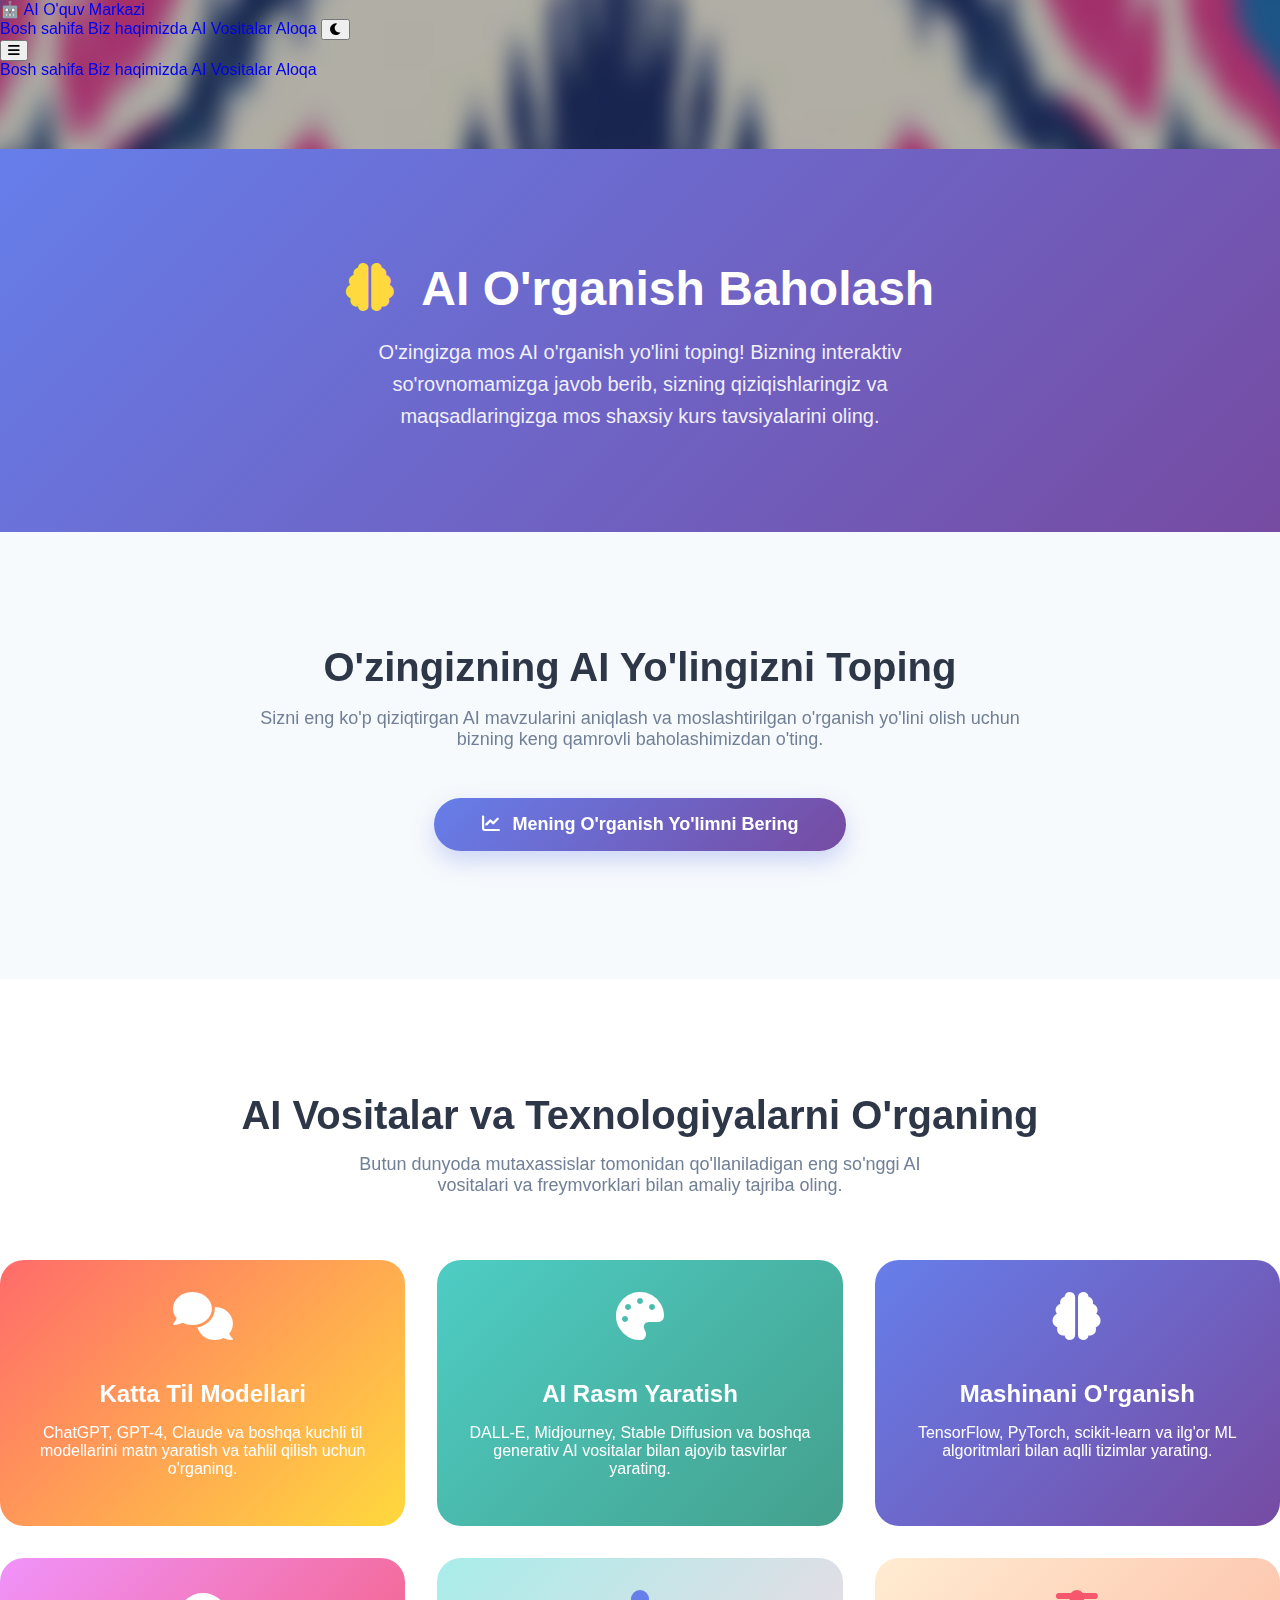
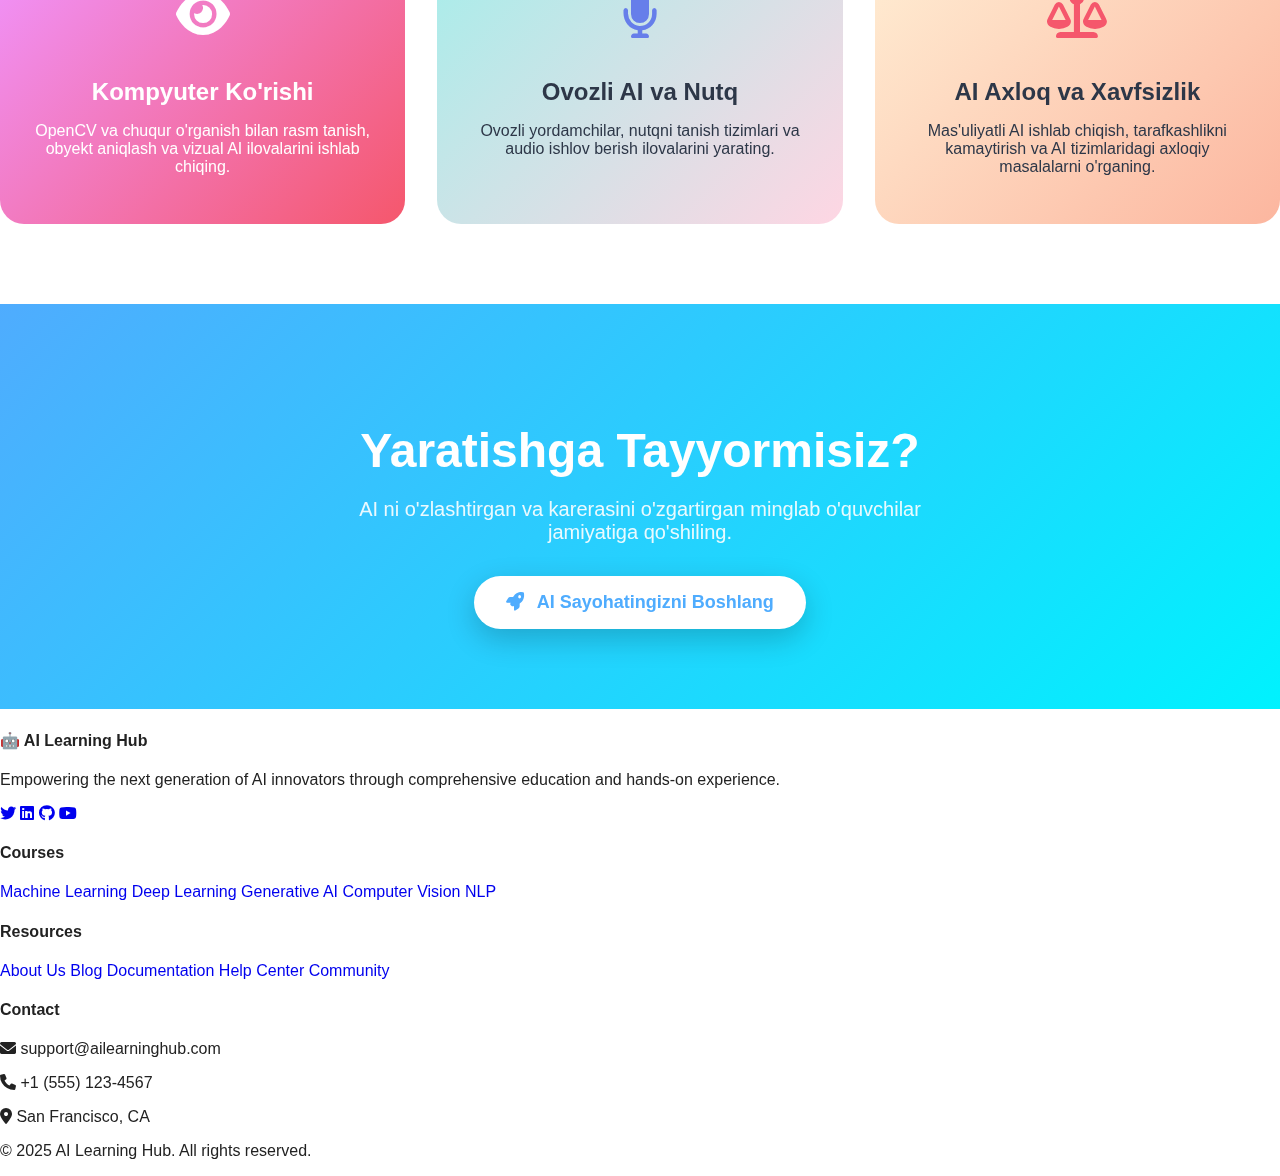
<file: AI-Edu/symptoms/index.html>
<!DOCTYPE html>
<html lang="uz">
  <head>
    <meta charset="UTF-8" />
    <meta name="viewport" content="width=device-width, initial-scale=1.0" />
    <title>AI O'rganish Baholash - AI O'quv Markazi</title>
    <link rel="stylesheet" href="/css/style.css" />
    <link href="https://fonts.googleapis.com/css2?family=Inter:wght@300;400;500;600;700;800&display=swap" rel="stylesheet">
    <link rel="stylesheet" href="https://cdnjs.cloudflare.com/ajax/libs/font-awesome/6.0.0/css/all.min.css">
  </head>
  <body>
    <div class="all__class">
      <header class="header">
        <div class="header-container">
          <a href="/" class="header__title">
            <span class="logo-icon">🤖</span>
            AI O'quv Markazi
          </a>
          <nav class="nav">
            <a href="/" class="nav-link">Bosh sahifa</a>
            <a href="/about/" class="nav-link">Biz haqimizda</a>
            <a href="/symptoms/" class="nav-link active">AI Vositalar</a>
            <a href="/contact/" class="nav-link">Aloqa</a>
            <button class="theme-toggle" id="themeToggle" title="Rejimni o'zgartirish">
              <i class="fas fa-moon"></i>
            </button>
          </nav>
          <button class="mobile-menu-btn" id="mobileMenuBtn">
            <i class="fas fa-bars"></i>
          </button>
        </div>
        <div class="mobile-menu" id="mobileMenu">
          <a href="/" class="mobile-nav-link">Bosh sahifa</a>
          <a href="/about/" class="mobile-nav-link">Biz haqimizda</a>
          <a href="/symptoms/" class="mobile-nav-link">AI Vositalar</a>
          <a href="/contact/" class="mobile-nav-link">Aloqa</a>
        </div>
      </header>

      <main style="margin-top: 70px;">
        <!-- Hero Section -->
        <section class="assessment-hero" style="background: linear-gradient(135deg, #667eea 0%, #764ba2 100%); padding: 80px 0; color: white; text-align: center; position: relative; z-index: 1;">
          <div class="container">
            <div style="max-width: 600px; margin: 0 auto;">
              <h1 style="font-size: 3rem; font-weight: 700; margin-bottom: 1rem;">
                <i class="fas fa-brain" style="color: #ffd93d; margin-right: 1rem;"></i>
                AI O'rganish Baholash
              </h1>
              <p style="font-size: 1.25rem; opacity: 0.9; line-height: 1.6;">
                O'zingizga mos AI o'rganish yo'lini toping! Bizning interaktiv so'rovnomamizga javob berib, 
                sizning qiziqishlaringiz va maqsadlaringizga mos shaxsiy kurs tavsiyalarini oling.
              </p>
            </div>
          </div>
        </section>

        <!-- Assessment Section -->
        <section style="padding: 80px 0; background: #f7fafc;">
          <div class="container">
            <div style="max-width: 800px; margin: 0 auto;">
              <div style="text-align: center; margin-bottom: 3rem;">
                <h2 style="font-size: 2.5rem; color: #2d3748; margin-bottom: 1rem;">O'zingizning AI Yo'lingizni Toping</h2>
                <p style="font-size: 1.125rem; color: #718096;">
                  Sizni eng ko'p qiziqtirgan AI mavzularini aniqlash va moslashtirilgan o'rganish 
                  yo'lini olish uchun bizning keng qamrovli baholashimizdan o'ting.
                </p>
              </div>

              <div id="questions" style="margin-bottom: 3rem;"></div>

              <div style="text-align: center; margin-bottom: 3rem;">
                <button id="submitBtn" style="
                  background: linear-gradient(135deg, #667eea 0%, #764ba2 100%);
                  color: white;
                  padding: 1rem 3rem;
                  border: none;
                  border-radius: 2rem;
                  font-size: 1.125rem;
                  font-weight: 600;
                  cursor: pointer;
                  transition: all 0.3s ease;
                  box-shadow: 0 10px 25px rgba(102, 126, 234, 0.3);
                " onmouseover="this.style.transform='translateY(-3px) scale(1.05)'" 
                   onmouseout="this.style.transform='translateY(0) scale(1)'">
                  <i class="fas fa-chart-line" style="margin-right: 0.5rem;"></i>
                  Mening O'rganish Yo'limni Bering
                </button>
              </div>

              <div id="result" style="margin-top: 2rem;"></div>
            </div>
          </div>
        </section>

        <!-- AI Tools Showcase -->
        <section style="padding: 80px 0; background: white;">
          <div class="container">
            <div style="text-align: center; margin-bottom: 4rem;">
              <h2 style="font-size: 2.5rem; color: #2d3748; margin-bottom: 1rem;">AI Vositalar va Texnologiyalarni O'rganing</h2>
              <p style="font-size: 1.125rem; color: #718096; max-width: 600px; margin: 0 auto;">
                Butun dunyoda mutaxassislar tomonidan qo'llaniladigan eng so'nggi AI vositalari va 
                freymvorklari bilan amaliy tajriba oling.
              </p>
            </div>

            <div style="display: grid; grid-template-columns: repeat(auto-fit, minmax(300px, 1fr)); gap: 2rem;">
              <!-- ChatGPT & LLMs -->
              <div style="background: linear-gradient(135deg, #ff6b6b, #ffd93d); padding: 2rem; border-radius: 1.5rem; color: white; text-align: center; transition: transform 0.3s ease;" 
                   onmouseover="this.style.transform='translateY(-10px)'" 
                   onmouseout="this.style.transform='translateY(0)'">
                <i class="fas fa-comments" style="font-size: 3rem; margin-bottom: 1rem;"></i>
                <h3 style="font-size: 1.5rem; margin-bottom: 1rem;">Katta Til Modellari</h3>
                <p>ChatGPT, GPT-4, Claude va boshqa kuchli til modellarini matn yaratish va tahlil qilish uchun o'rganing.</p>
              </div>

              <!-- Image Generation -->
              <div style="background: linear-gradient(135deg, #4ecdc4, #44a08d); padding: 2rem; border-radius: 1.5rem; color: white; text-align: center; transition: transform 0.3s ease;" 
                   onmouseover="this.style.transform='translateY(-10px)'" 
                   onmouseout="this.style.transform='translateY(0)'">
                <i class="fas fa-palette" style="font-size: 3rem; margin-bottom: 1rem;"></i>
                <h3 style="font-size: 1.5rem; margin-bottom: 1rem;">AI Rasm Yaratish</h3>
                <p>DALL-E, Midjourney, Stable Diffusion va boshqa generativ AI vositalar bilan ajoyib tasvirlar yarating.</p>
              </div>

              <!-- Machine Learning -->
              <div style="background: linear-gradient(135deg, #667eea, #764ba2); padding: 2rem; border-radius: 1.5rem; color: white; text-align: center; transition: transform 0.3s ease;" 
                   onmouseover="this.style.transform='translateY(-10px)'" 
                   onmouseout="this.style.transform='translateY(0)'">
                <i class="fas fa-brain" style="font-size: 3rem; margin-bottom: 1rem;"></i>
                <h3 style="font-size: 1.5rem; margin-bottom: 1rem;">Mashinani O'rganish</h3>
                <p>TensorFlow, PyTorch, scikit-learn va ilg'or ML algoritmlari bilan aqlli tizimlar yarating.</p>
              </div>

              <!-- Computer Vision -->
              <div style="background: linear-gradient(135deg, #f093fb, #f5576c); padding: 2rem; border-radius: 1.5rem; color: white; text-align: center; transition: transform 0.3s ease;" 
                   onmouseover="this.style.transform='translateY(-10px)'" 
                   onmouseout="this.style.transform='translateY(0)'">
                <i class="fas fa-eye" style="font-size: 3rem; margin-bottom: 1rem;"></i>
                <h3 style="font-size: 1.5rem; margin-bottom: 1rem;">Kompyuter Ko'rishi</h3>
                <p>OpenCV va chuqur o'rganish bilan rasm tanish, obyekt aniqlash va vizual AI ilovalarini ishlab chiqing.</p>
              </div>

              <!-- Voice AI -->
              <div style="background: linear-gradient(135deg, #a8edea, #fed6e3); padding: 2rem; border-radius: 1.5rem; color: #2d3748; text-align: center; transition: transform 0.3s ease;" 
                   onmouseover="this.style.transform='translateY(-10px)'" 
                   onmouseout="this.style.transform='translateY(0)'">
                <i class="fas fa-microphone" style="font-size: 3rem; margin-bottom: 1rem; color: #667eea;"></i>
                <h3 style="font-size: 1.5rem; margin-bottom: 1rem;">Ovozli AI va Nutq</h3>
                <p>Ovozli yordamchilar, nutqni tanish tizimlari va audio ishlov berish ilovalarini yarating.</p>
              </div>

              <!-- AI Ethics -->
              <div style="background: linear-gradient(135deg, #ffecd2, #fcb69f); padding: 2rem; border-radius: 1.5rem; color: #2d3748; text-align: center; transition: transform 0.3s ease;" 
                   onmouseover="this.style.transform='translateY(-10px)'" 
                   onmouseout="this.style.transform='translateY(0)'">
                <i class="fas fa-balance-scale" style="font-size: 3rem; margin-bottom: 1rem; color: #f5576c;"></i>
                <h3 style="font-size: 1.5rem; margin-bottom: 1rem;">AI Axloq va Xavfsizlik</h3>
                <p>Mas'uliyatli AI ishlab chiqish, tarafkashlikni kamaytirish va AI tizimlaridagi axloqiy masalalarni o'rganing.</p>
              </div>
            </div>
          </div>
        </section>

        <!-- CTA Section -->
        <section style="padding: 80px 0; background: linear-gradient(135deg, #4facfe 0%, #00f2fe 100%); text-align: center; color: white;">
          <div class="container">
            <div style="max-width: 600px; margin: 0 auto;">
              <h2 style="font-size: 3rem; font-weight: 700; margin-bottom: 1rem;">Yaratishga Tayyormisiz?</h2>
              <p style="font-size: 1.25rem; margin-bottom: 2rem; opacity: 0.9;">
                AI ni o'zlashtirgan va karerasini o'zgartirgan minglab o'quvchilar jamiyatiga qo'shiling.
              </p>
              <a href="/contact/" style="
                background: white;
                color: #4facfe;
                padding: 1rem 2rem;
                border-radius: 2rem;
                text-decoration: none;
                font-weight: 600;
                font-size: 1.125rem;
                display: inline-block;
                transition: all 0.3s ease;
                box-shadow: 0 10px 30px rgba(0, 0, 0, 0.2);
              " onmouseover="this.style.transform='translateY(-3px) scale(1.05)'" 
                 onmouseout="this.style.transform='translateY(0) scale(1)'">
                <i class="fas fa-rocket" style="margin-right: 0.5rem;"></i>
                AI Sayohatingizni Boshlang
              </a>
            </div>
          </div>
        </section>
      </main>

      <footer class="footer">
        <div class="container">
          <div class="footer-content">
            <div class="footer-section">
              <h4>
                <span class="logo-icon">🤖</span>
                AI Learning Hub
              </h4>
              <p>Empowering the next generation of AI innovators through comprehensive education and hands-on experience.</p>
              <div class="social-links">
                <a href="#"><i class="fab fa-twitter"></i></a>
                <a href="#"><i class="fab fa-linkedin"></i></a>
                <a href="#"><i class="fab fa-github"></i></a>
                <a href="#"><i class="fab fa-youtube"></i></a>
              </div>
            </div>
            <div class="footer-section">
              <h4>Courses</h4>
              <a href="#">Machine Learning</a>
              <a href="#">Deep Learning</a>
              <a href="#">Generative AI</a>
              <a href="#">Computer Vision</a>
              <a href="#">NLP</a>
            </div>
            <div class="footer-section">
              <h4>Resources</h4>
              <a href="/about/">About Us</a>
              <a href="#">Blog</a>
              <a href="#">Documentation</a>
              <a href="#">Help Center</a>
              <a href="#">Community</a>
            </div>
            <div class="footer-section">
              <h4>Contact</h4>
              <p><i class="fas fa-envelope"></i> support@ailearninghub.com</p>
              <p><i class="fas fa-phone"></i> +1 (555) 123-4567</p>
              <p><i class="fas fa-map-marker-alt"></i> San Francisco, CA</p>
            </div>
          </div>
          <div class="footer-bottom">
            <p>&copy; 2025 AI Learning Hub. All rights reserved.</p>
          </div>
        </div>
      </footer>
    </div>
    <script src="/js/app.js"></script>
  </body>
</html>
</file>
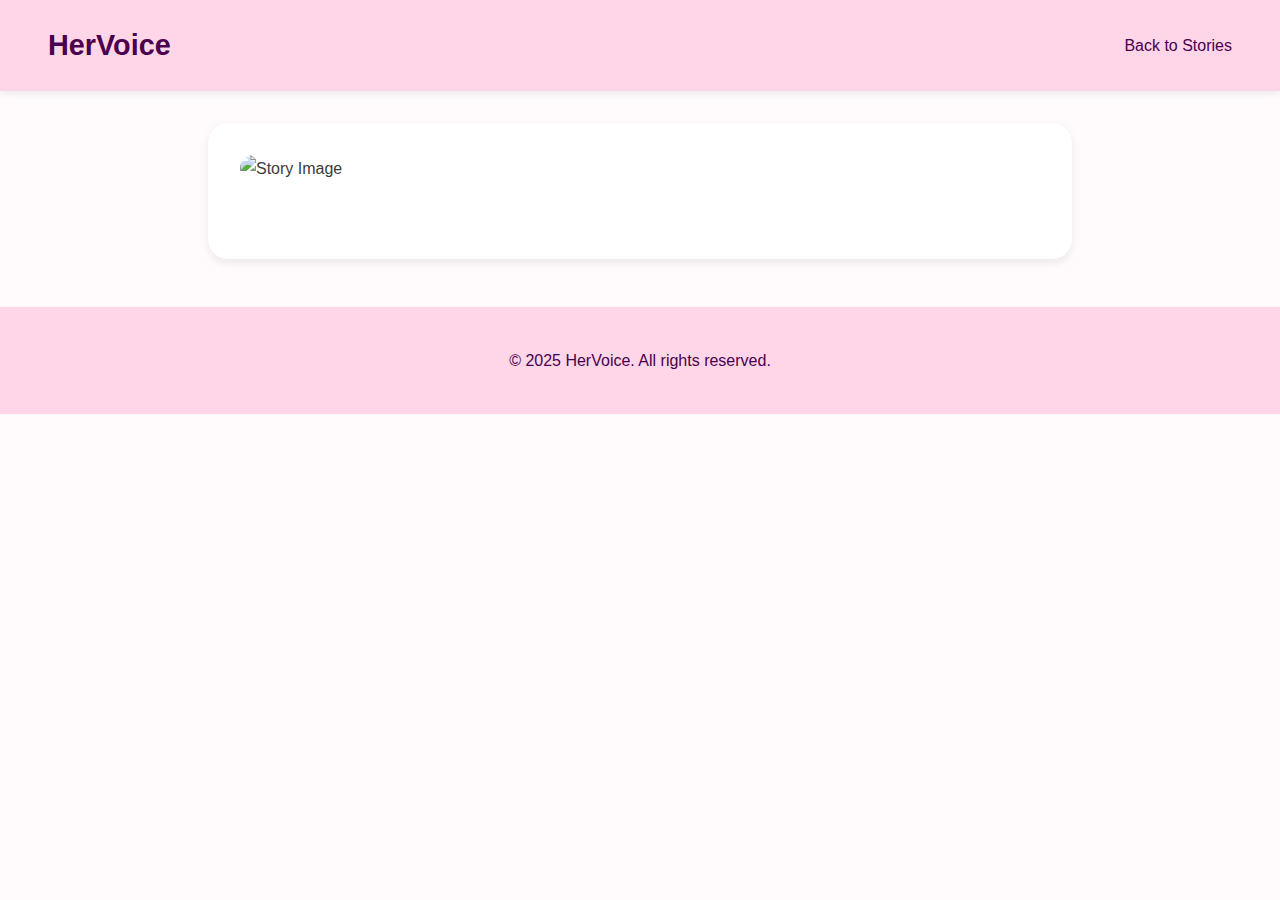
<file: story.html>
<!DOCTYPE html>
<html lang="en">
<head>
  <meta charset="UTF-8" />
  <meta name="viewport" content="width=device-width, initial-scale=1.0" />
  <title>Story | HerVoice</title>
  <link rel="stylesheet" href="style.css" />
</head>
<body>
  <header class="navbar">
    <div class="logo">HerVoice</div>
    <nav>
      <a href="index.html">Back to Stories</a>
    </nav>
  </header>

  <main class="story-content">
    <img id="story-image" alt="Story Image" class="story-image" />
    <h1 id="story-title"></h1>
    <p id="story-text"></p>
  </main>

  <footer id="footer">
    <p>&copy; 2025 HerVoice. All rights reserved.</p>
  </footer>

  <script>
    const story = JSON.parse(localStorage.getItem("selectedStory"));
    if (story) {
      document.getElementById("story-title").textContent = story.title;
      document.getElementById("story-text").textContent = story.text;
      document.getElementById("story-image").src = story.image;
    }
  </script>
</body>
</html>
</file>
<file: css/style.css>
/* --- GENERAL --- */
/* body {
  margin: 0;
  font-family: "Poppins", sans-serif;
  color: #3b3b3b;
  background: #fffafc;
  line-height: 1.7;
  overflow-x: hidden;
} */
body {
  position: relative;
  min-height: 100vh;
  margin: 0;
  font-family: 'Poppins', sans-serif;
  color: #222;
  overflow-x: hidden;
}

/* BG */
body::before {
  content: "";
  position: fixed;
  top: 0;
  left: 0;
  width: 100%;
  height: 100%;
  background-image: url('/images/images.jpeg');
  background-size: cover;
  background-position: center;
  background-repeat: no-repeat;
  filter: blur(10px) brightness(0.7);
  transform: scale(1.1); 
  z-index: -1; 
}


/* --- NAVBAR --- */
.navbar {
  position: relative;
  /* background-image: url('/images/1641829320_2-abrakadabra-fun-p-uzbekskii-risunok-na-tkani-3.jpg');
  background-size: cover;
  background-position: center;
  background-repeat: no-repeat; */
  background: transparent;
  height: 100px; 
  display: flex;
  justify-content: space-between;
  align-items: center;
  padding: 0 40px;
  color: white;
  overflow: hidden;
  border-radius: 0 0 10px 10px; 
  margin-bottom: 20px;
}

.navbar::before {
  content: "";
  position: absolute;
  top: 0;
  left: 0;
  width: 100%;
  height: 100%;
  background-image: inherit;
  background-size: cover;
  background-position: center;
  filter: blur(6px) brightness(0.8);
  z-index: 0;
  border-radius: inherit; 
}

.navbar > * {
  position: relative;
  z-index: 1;
}


.navbar .logo {
  font-size: 1.8rem;
  font-weight: 700;
}

.navbar nav a {
  color: #4a004e;
  text-decoration: none;
  margin-left: 1.2rem;
  font-weight: 500;
  transition: color 0.3s ease;
}

.navbar nav a:hover {
  color: #b3006b;
}

/* --- ABOUT SECTION --- */
#about {
  padding: 4rem 2rem 3rem;
  background: #ffeef7;
  text-align: center;
  z-index: 1;
  position: relative;
}

#about h2 {
  margin-bottom: 1rem;
  color: #b3006b;
}

#about p {
  max-width: 700px;
  margin: auto;
  font-size: 1.1rem;
  color: #4a004e;
}

/* --- HERO SECTION --- */
#hero {
  text-align: center;
  padding: 4rem 1rem;
  color: #4a004e;
  position: relative;
  z-index: 0;
}

#hero h1 {
  font-size: 2.5rem;
  margin-bottom: 1rem;
}

#hero p {
  font-size: 1.2rem;
  max-width: 600px;
  margin: auto;
}

/* --- STORIES SECTION --- */
#stories {
  padding: 3rem 2rem;
  text-align: center;
  position: relative;
  z-index: 1;
}

#stories h2 {
  font-size: 2rem;
  margin-bottom: 2rem;
  color: #b3006b;
}

.card-grid {
  display: grid;
  grid-template-columns: repeat(auto-fit, minmax(260px, 1fr));
  gap: 1.5rem;
  position: relative;
  z-index: 1;
}

.card {
  background: #c5bbc3;
  border-radius: 20px;
  overflow: hidden;
  padding: 15px;
  box-shadow: 0 4px 12px rgba(0,0,0,0.08);
  transition: transform 0.3s ease, box-shadow 0.3s ease;
  cursor: pointer;
  position: relative;
  z-index: 1;
}

.card:hover {
  transform: translateY(-5px);
  box-shadow: 0 8px 20px rgba(0,0,0,0.15);
  z-index: 10; 
}

.card img {
  width: 100%;
  height: 200px;
  object-fit: cover;
}

.card h3 {
  margin: 1rem;
  color: #4a004e;
}

.card p {
  margin: 0 1rem 1.5rem;
  color: #5a5a5a;
}

/* --- FOOTER --- */
#footer {
  position: relative;
  /* background-image: url('/images/37083b0e-9fe0-4737-96bb-97b2eb86764b.jpeg');
  background-size: cover;
  background-position: center;
  background-repeat: no-repeat; */
  background: transparent;
  height: 100px;
  display: flex;
  justify-content: center;
  align-items: center;
  color: white;
  font-size: 16px;
  overflow: hidden;
  border-radius: 10px 10px 0 0; 
  margin-top: 20px; 
}

#footer::before {
  content: "";
  position: absolute;
  top: 0;
  left: 0;
  width: 100%;
  height: 100%;
  background-image: inherit;
  background-size: cover;
  background-position: center;
  filter: blur(6px) brightness(0.7);
  z-index: 0;
  border-radius: inherit; 
}

#footer p {
  position: relative;
  z-index: 1;
  margin: 0;
}


/* --- STORY PAGE --- */
.story-content {
  max-width: 800px;
  margin: 2rem auto;
  padding: 2rem;
  border-radius: 20px;
  box-shadow: 0 4px 10px rgba(0,0,0,0.08);
}

.story-image {
  width: 100%;
  height: 350px;
  object-fit: cover;
  border-radius: 15px;
  margin-bottom: 1.5rem;
}

/* CONTACT */
a {
  text-decoration: none;
}
a:hover {
  text-decoration: none;
}

.contact-section {
  padding: 80px 20px;
  text-align: center;
}

.contact-section h1 {
  font-size: 2.5rem;
  color: #333;
}

.subtitle {
  color: #666;
  margin-bottom: 40px;
}

/* .contact-form {
  max-width: 620px;
  margin: 0 auto;
  text-align: left;
  padding: 30px;
  border-radius: 16px;
  box-shadow: 0 4px 10px rgba(0, 0, 0, 0.05);
} */

.form-group {
  margin-bottom: 20px;
}

label {
  display: block;
  margin-bottom: 8px;
  font-weight: 600;
  color: #444;
}

input, textarea {
  width: 100%;
  padding: 12px;
  border-radius: 10px;
  border: 1px solid #ddd;
  font-size: 1rem;
}

.btn {
  width: 100%;
  padding: 12px;
  background: #9e1dde;
  color: white;
  font-weight: 600;
  border: none;
  border-radius: 12px;
  cursor: pointer;
  transition: background 0.3s ease;
}

.btn:hover {
  background: #f63ff0;
}

.form-status {
  margin-top: 15px;
  color: #4caf50;
  font-weight: 600;
}



/* SIDE MENU */
.menu-toggle {
  font-size: 2rem;
  cursor: pointer;
  color: #4a004e;
}

.side-menu {
  height: 100%;
  width: 0;
  position: fixed;
  top: 0;
  right: 0;
  background-color: #ffd6e8;
  overflow-x: hidden;
  transition: 0.4s;
  padding-top: 60px;
  box-shadow: -2px 0 10px rgba(0, 0, 0, 0.1);
  z-index: 2000;
}

.side-menu a {
  padding: 12px 24px;
  text-decoration: none;
  font-size: 1.2rem;
  color: #4a004e;
  display: block;
  transition: background 0.3s ease, color 0.3s ease;
}

.side-menu a:hover {
  background-color: #ffb9da;
  color: #4a004e;
}

.side-menu .closebtn {
  position: absolute;
  top: 15px;
  right: 25px;
  font-size: 2rem;
  color: #4a004e;
  text-decoration: none;
}

.side-menu.open {
  width: 250px;
}



/* MENU OVERLAY */
.menu-overlay {
  position: fixed;
  top: 0;
  left: 0;
  width: 100%;
  height: 100vh;
  background: rgba(255, 255, 255, 0.1); 
  backdrop-filter: blur(20px) saturate(180%);
  -webkit-backdrop-filter: blur(20px) saturate(180%);
  display: flex;
  align-items: center;
  justify-content: center;
  flex-direction: column;
  transform: translateY(-100%);
  transition: transform 0.5s ease-in-out, background 0.3s ease;
  z-index: 2000;
  border-bottom-left-radius: 20px;
  border-bottom-right-radius: 20px;
  box-shadow: 0 4px 30px rgba(0, 0, 0, 0.1);
}

.menu-overlay.active {
  transform: translateY(0);
}

.menu-overlay a {
  display: block;
  margin: 1rem 0;
  font-size: 1.8rem;
  color: white;
  font-weight: 600;
  text-decoration: none;
  transition: color 0.3s, transform 0.3s;
}

.menu-overlay a:hover {
  color: #ff7ab8;
  transform: scale(1.05);
}

.close-btn {
  position: absolute;
  top: 20px;
  right: 30px;
  font-size: 2.2rem;
  cursor: pointer;
  color: white;
  background: rgba(255, 255, 255, 0.15);
  border: none;
  border-radius: 50%;
  width: 45px;
  height: 45px;
  display: flex;
  align-items: center;
  justify-content: center;
  transition: background 0.3s;
}

.close-btn:hover {
  background: rgba(255, 255, 255, 0.3);
}

/* Blur background when menu open */
body.menu-open main,
body.menu-open header,
body.menu-open section,
body.menu-open footer {
  filter: blur(8px);
  pointer-events: none;
  user-select: none;
}


    /* Menu Button (in navbar corner) */
    .menu-btn {
      background: none;
      border: none;
      color: #4a004e;
      font-size: 1.5rem;
      cursor: pointer;
      transition: color 0.3s;
    }

    .menu-btn:hover {
      color: #b3006b;
    }



/* ABOUT PAGE */
 #about-page {
      padding: 6rem 2rem;
      text-align: center;
    }

    /* #about-page .container {
      max-width: 800px;
      margin: 0 auto;
      background: transparent;
      border-radius: 20px;
      padding: 2.5rem;
      box-shadow: 0 4px 12px rgba(0, 0, 0, 0.08);
    } */

    #about-page h1 {
      color: #b3006b;
      margin-bottom: 1.5rem;
    }

    #about-page p {
      color: #4a004e;
      font-size: 1.1rem;
      line-height: 1.7;
      margin-bottom: 1.2rem;
    }


  


/* allstories */
.menu-overlay {
  position: fixed;
  inset: 0;
  background: rgba(255, 240, 245, 0.95);
  backdrop-filter: blur(10px);
  display: none;
  flex-direction: column;
  align-items: center;
  justify-content: center;
  gap: 1.5rem;
  z-index: 50;
}

.menu-overlay.active {
  display: flex;
  animation: fadeIn 0.4s ease;
}

.menu-overlay a {
  font-size: 1.5rem;
  color: #be185d;
  font-weight: bold;
  transition: color 0.3s ease;
}

.menu-overlay a:hover {
  color: #831843;
}

.close-btn {
  position: absolute;
  top: 2rem;
  right: 2rem;
  font-size: 2rem;
  background: none;
  border: none;
  color: #be185d;
  cursor: pointer;
}

@keyframes fadeIn {
  from { opacity: 0; transform: translateY(-10px); }
  to { opacity: 1; transform: translateY(0); }
}



/* IMG COVER */
/* --- STORIES CARDS --- */
.bg-pink-50 img {
  width: 120px;      
  height: 120px;      
  object-fit: cover;  
  border-radius: 50%; 
  display: block;
  margin: 0 auto 1rem auto;
  border: 2px solid #ffb6d9; 
}

/* --- STORY PAGE IMAGE --- */
.story-image {
  width: 100%;
  max-width: 600px; 
  height: auto;      
  object-fit: cover;
  border-radius: 15px;
  margin: 1.5rem auto;
  display: block;
  box-shadow: 0 4px 12px rgba(0,0,0,0.1);
}

/* --- STORY TEXT --- */
.story-content h1 {
  font-size: 2rem;
  color: #b3006b;
  text-align: center;
  margin-top: 1rem;
}

.story-content p {
  font-size: 1.1rem;
  color: #4a004e;
  line-height: 1.6;
  margin: 1rem 0;
  text-align: justify;
}


/* --- HERO / INDEX PHOTOS --- */
#stories .card img,
#hero .hero-img {
  width: 200px;         
  height: 200px;     
  object-fit: cover;    
  border-radius: 15px; 
  display: block;
  margin: 0 auto 1rem auto;
  box-shadow: 0 4px 12px rgba(0,0,0,0.1);
  transition: transform 0.3s ease;
}

#stories .card:hover img,
#hero .hero-img:hover {
  transform: scale(1.05); 
}

/* VIEW ALL BTN */
.button-wrapper {
  text-align: center; 
  margin-top: 20px;   
}

.view-all-btn {
  display: inline-block;
  padding: 12px 28px;
  background: #be185d;
  color: #fff;
  font-weight: 600;
  font-size: 1rem;
  border-radius: 12px;
  text-decoration: none;
  transition: background 0.3s ease, transform 0.2s ease;
}

.view-all-btn:hover {
  background: #831843;
  transform: translateY(-2px);
}

/* #stories .card .avatar,
#hero .hero-img.avatar {
  border-radius: 50%;
  border: 2px solid #ffb6d9;
} */
</file>
<file: style.css>
/* --- GENERAL --- */
body {
  margin: 0;
  font-family: "Poppins", sans-serif;
  color: #3b3b3b;
  background: #fffafc;
  line-height: 1.7;
  overflow-x: hidden;
}

/* --- NAVBAR --- */
.navbar {
  display: flex;
  justify-content: space-between;
  align-items: center;
  padding: 1.3rem 3rem;
  background: #ffd6e8;
  color: #4a004e;
  position: sticky;
  top: 0;
  box-shadow: 0 2px 8px rgba(0,0,0,0.08);
  z-index: 1000;
}

.navbar .logo {
  font-size: 1.8rem;
  font-weight: 700;
}

.navbar nav a {
  color: #4a004e;
  text-decoration: none;
  margin-left: 1.2rem;
  font-weight: 500;
  transition: color 0.3s ease;
}

.navbar nav a:hover {
  color: #b3006b;
}

/* --- ABOUT SECTION --- */
#about {
  padding: 4rem 2rem 3rem;
  background: #ffeef7;
  text-align: center;
  z-index: 1;
  position: relative;
}

#about h2 {
  margin-bottom: 1rem;
  color: #b3006b;
}

#about p {
  max-width: 700px;
  margin: auto;
  font-size: 1.1rem;
  color: #4a004e;
}

/* --- HERO SECTION --- */
#hero {
  text-align: center;
  padding: 4rem 1rem;
  background: linear-gradient(120deg, #ffd6e8, #ffe6f3);
  color: #4a004e;
  position: relative;
  z-index: 0;
}

#hero h1 {
  font-size: 2.5rem;
  margin-bottom: 1rem;
}

#hero p {
  font-size: 1.2rem;
  max-width: 600px;
  margin: auto;
}

/* --- STORIES SECTION --- */
#stories {
  padding: 3rem 2rem;
  text-align: center;
  position: relative;
  z-index: 1;
}

#stories h2 {
  font-size: 2rem;
  margin-bottom: 2rem;
  color: #b3006b;
}

.card-grid {
  display: grid;
  grid-template-columns: repeat(auto-fit, minmax(260px, 1fr));
  gap: 1.5rem;
  position: relative;
  z-index: 1;
}

.card {
  background: #fff;
  border-radius: 20px;
  overflow: hidden;
  box-shadow: 0 4px 12px rgba(0,0,0,0.08);
  transition: transform 0.3s ease, box-shadow 0.3s ease;
  cursor: pointer;
  position: relative;
  z-index: 1;
}

.card:hover {
  transform: translateY(-5px);
  box-shadow: 0 8px 20px rgba(0,0,0,0.15);
  z-index: 10; /* makes hover go above other cards but below navbar */
}

.card img {
  width: 100%;
  height: 200px;
  object-fit: cover;
}

.card h3 {
  margin: 1rem;
  color: #4a004e;
}

.card p {
  margin: 0 1rem 1.5rem;
  color: #5a5a5a;
}

/* --- FOOTER --- */
footer {
  background: #ffd6e8;
  color: #4a004e;
  text-align: center;
  padding: 1.5rem;
  margin-top: 3rem;
  font-weight: 500;
  z-index: 1;
  position: relative;
}

/* --- STORY PAGE --- */
.story-content {
  max-width: 800px;
  margin: 2rem auto;
  padding: 2rem;
  background: #fff;
  border-radius: 20px;
  box-shadow: 0 4px 10px rgba(0,0,0,0.08);
}

.story-image {
  width: 100%;
  height: 350px;
  object-fit: cover;
  border-radius: 15px;
  margin-bottom: 1.5rem;
}
</file>
